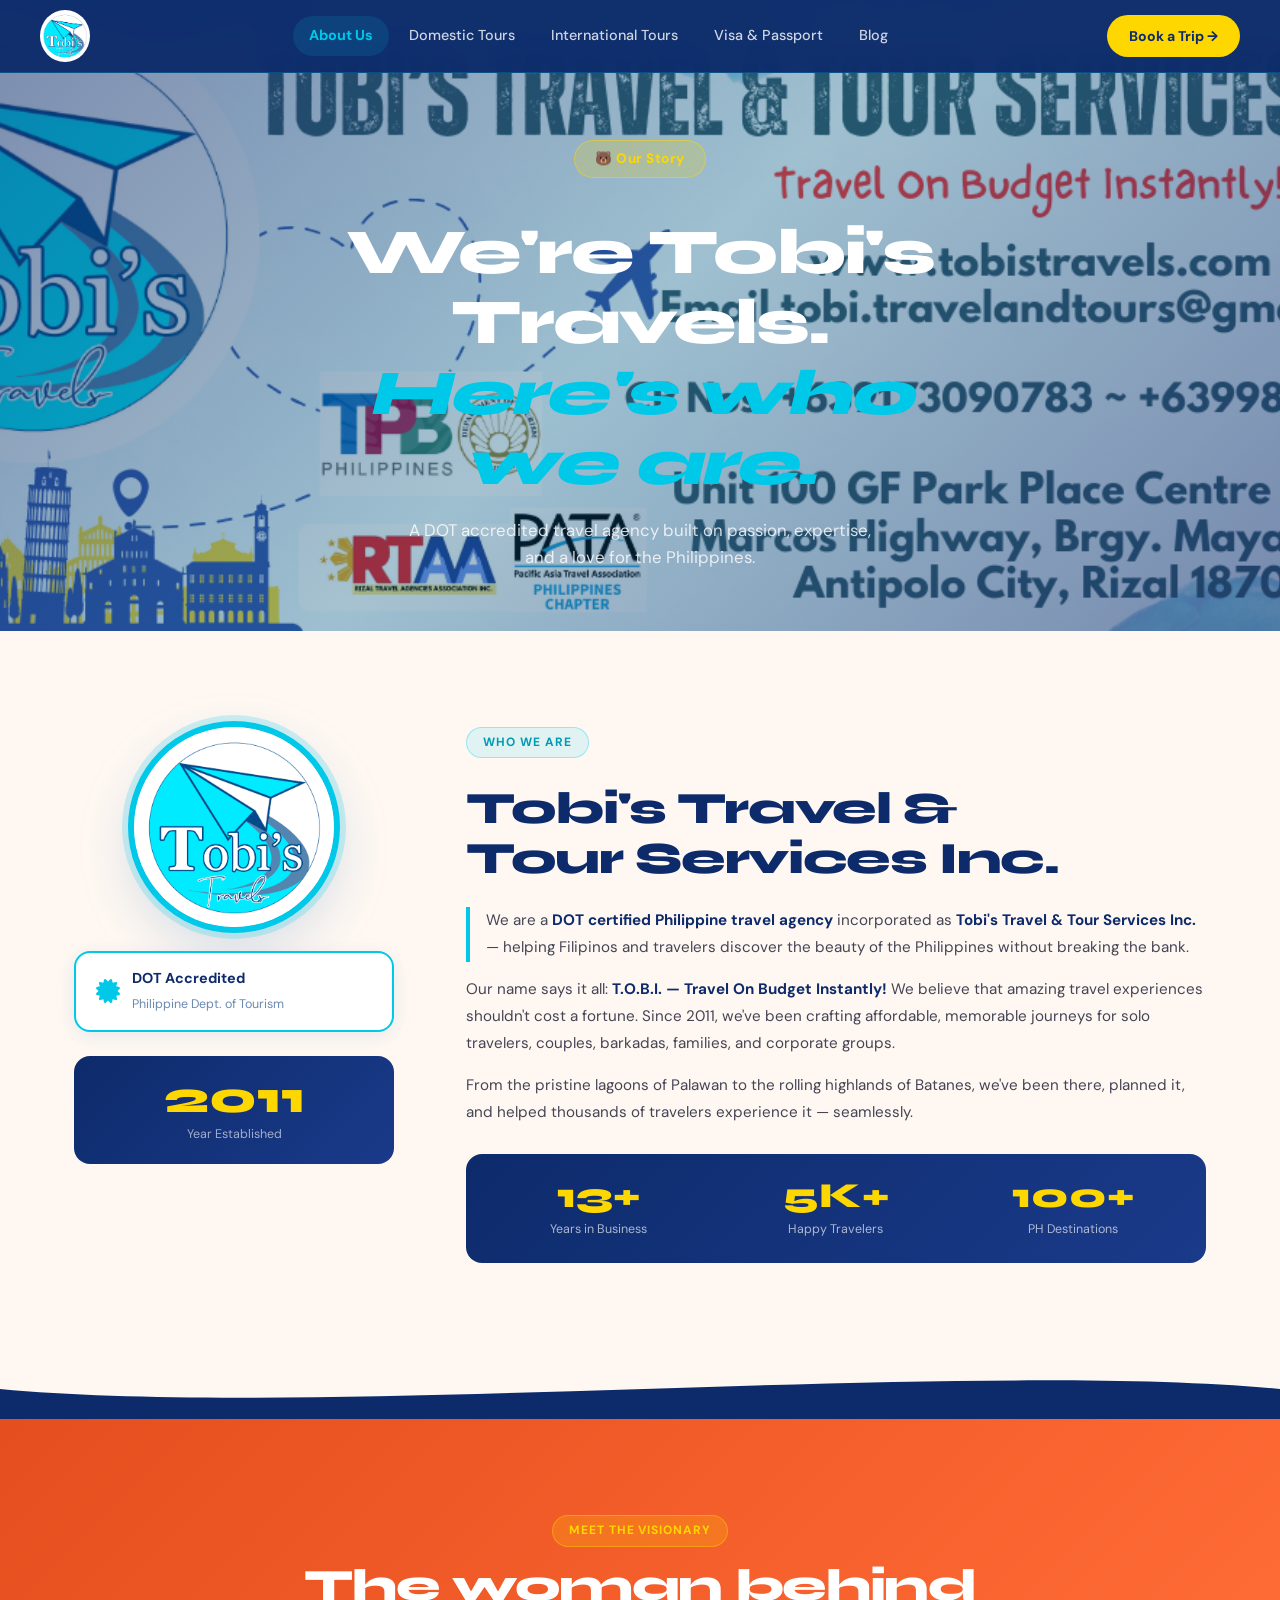
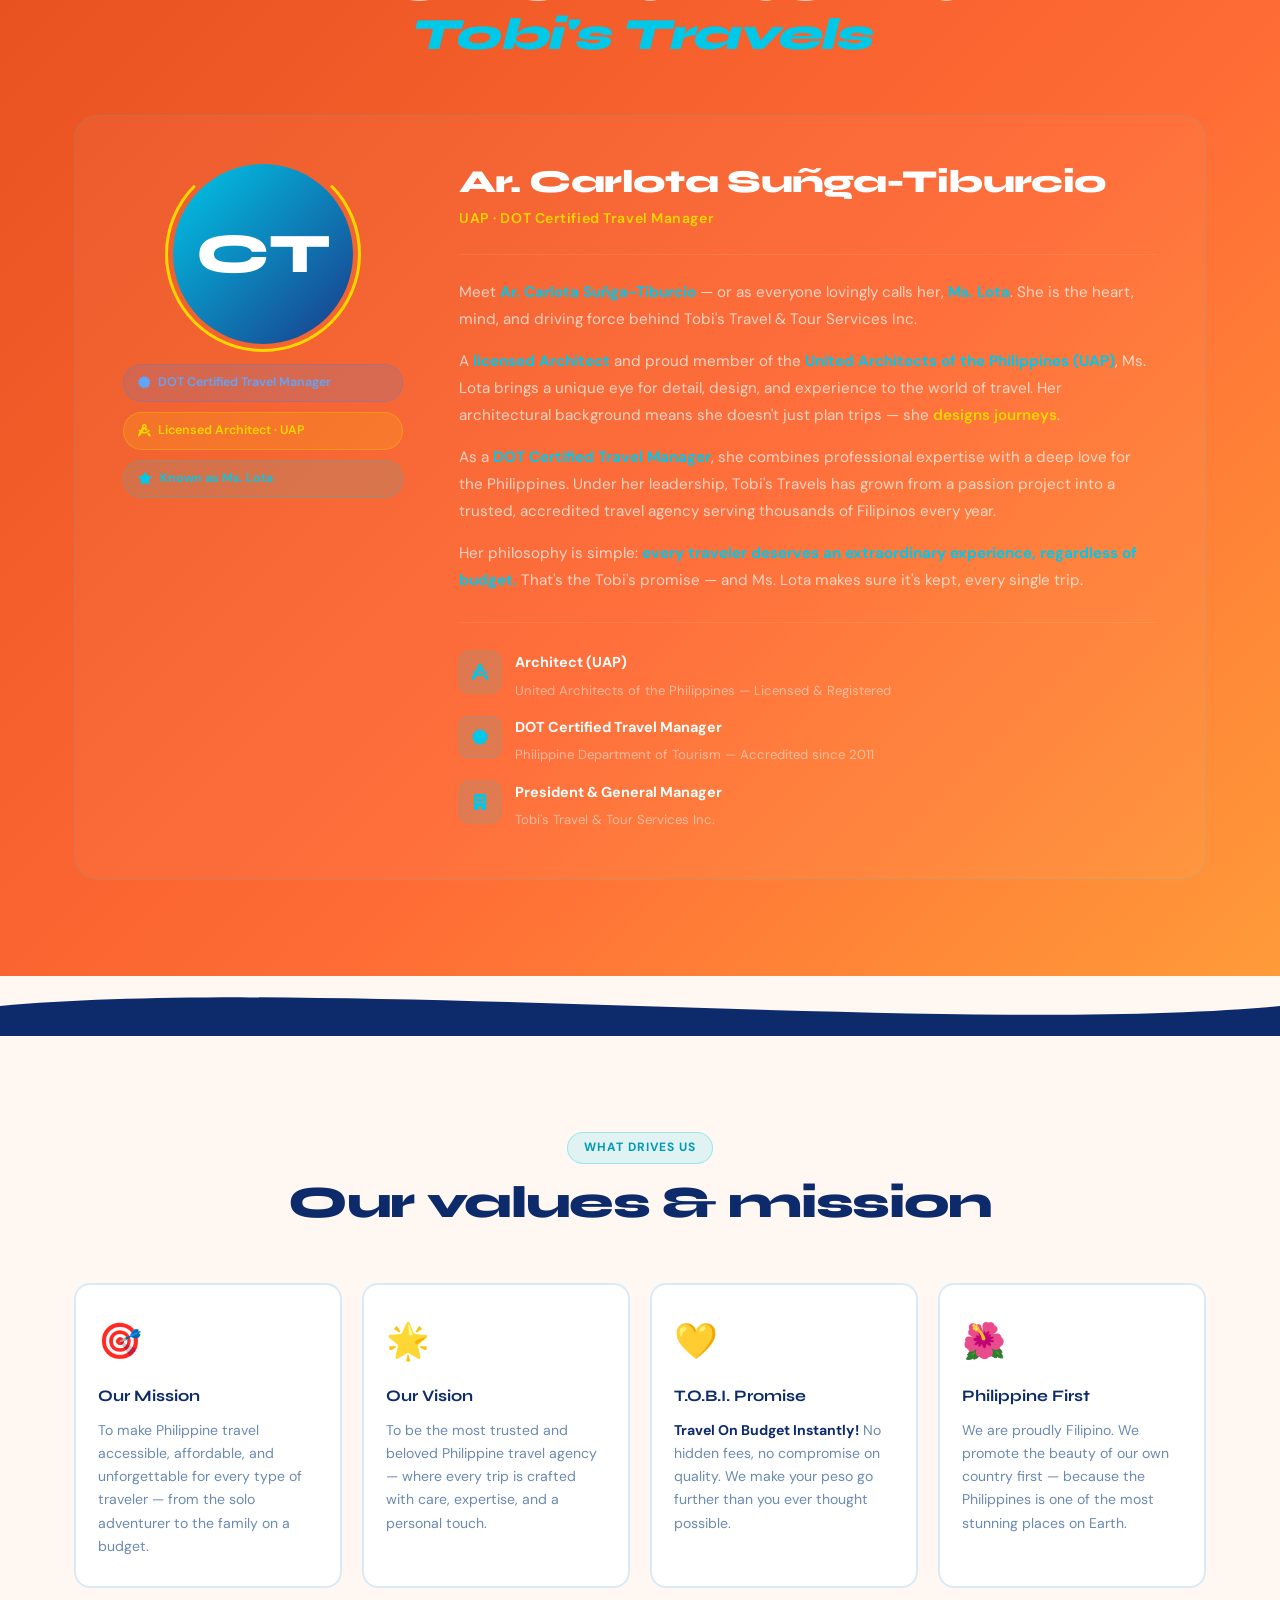
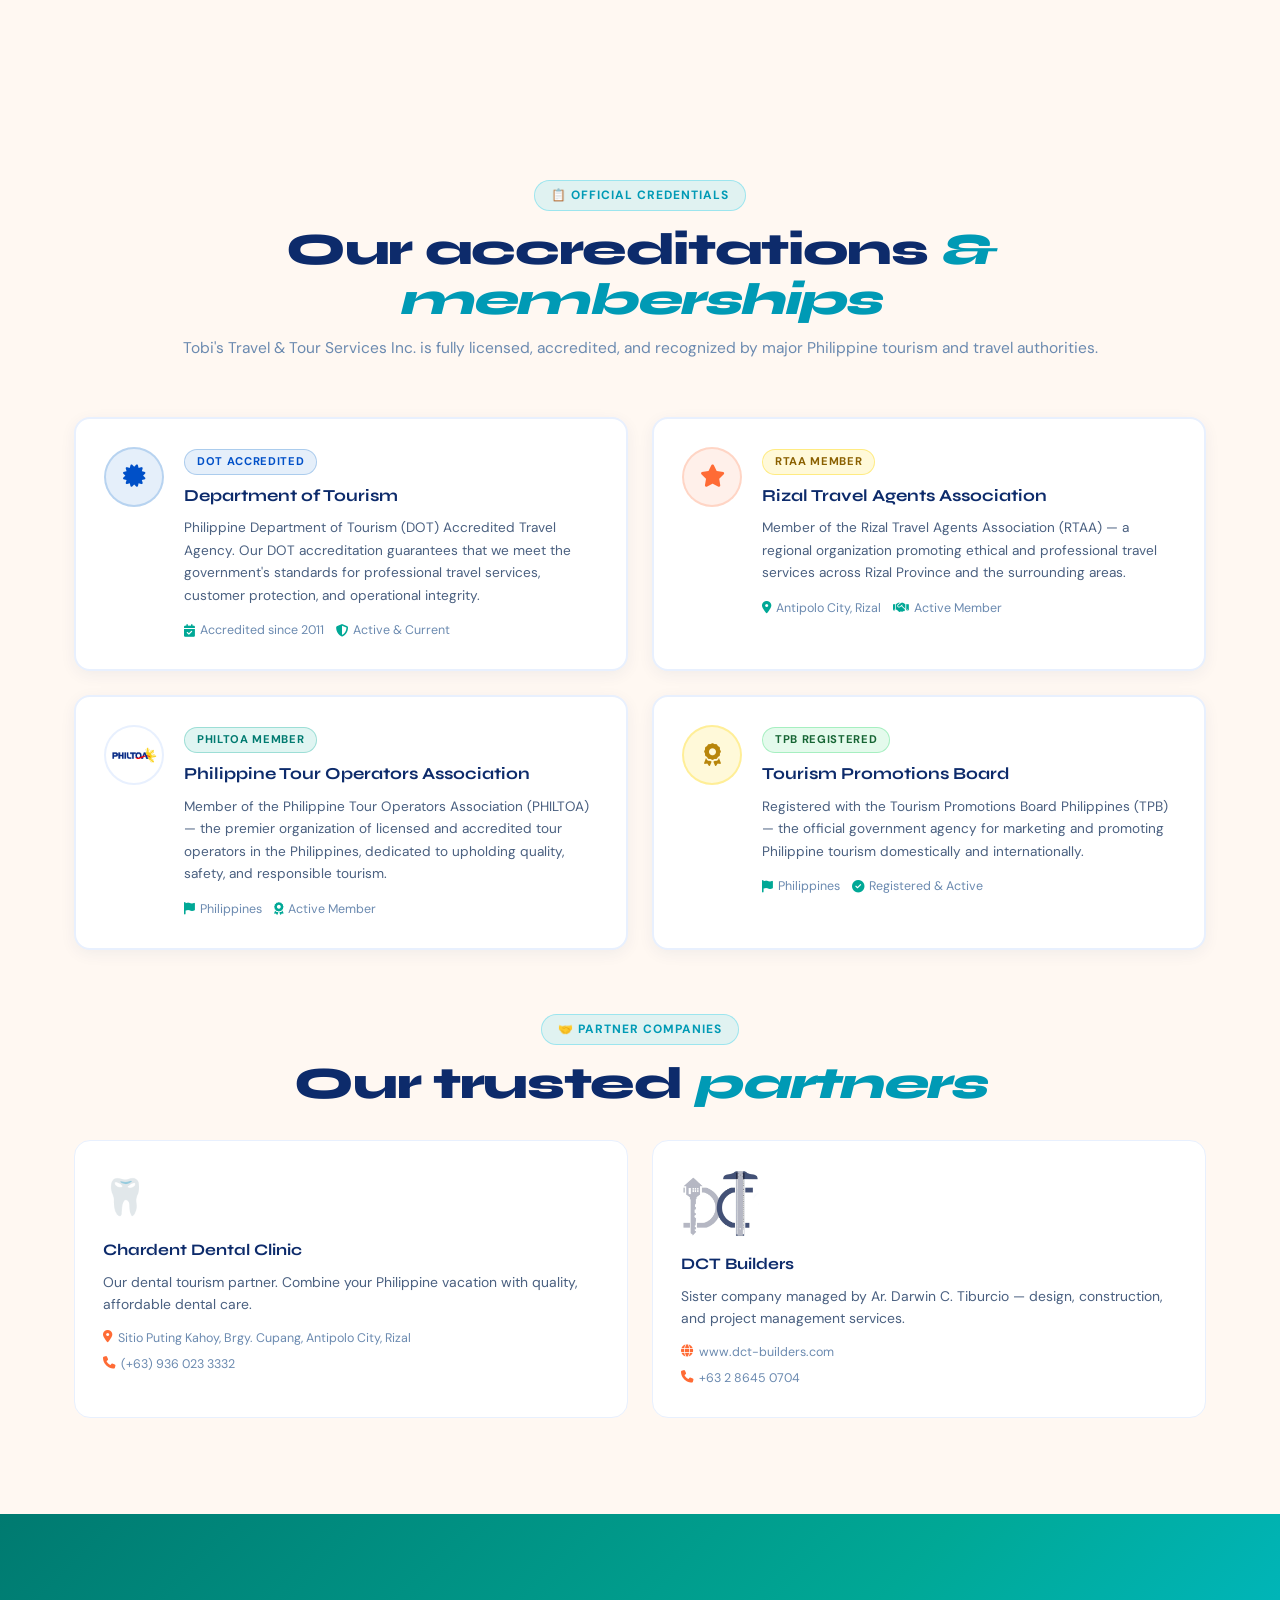
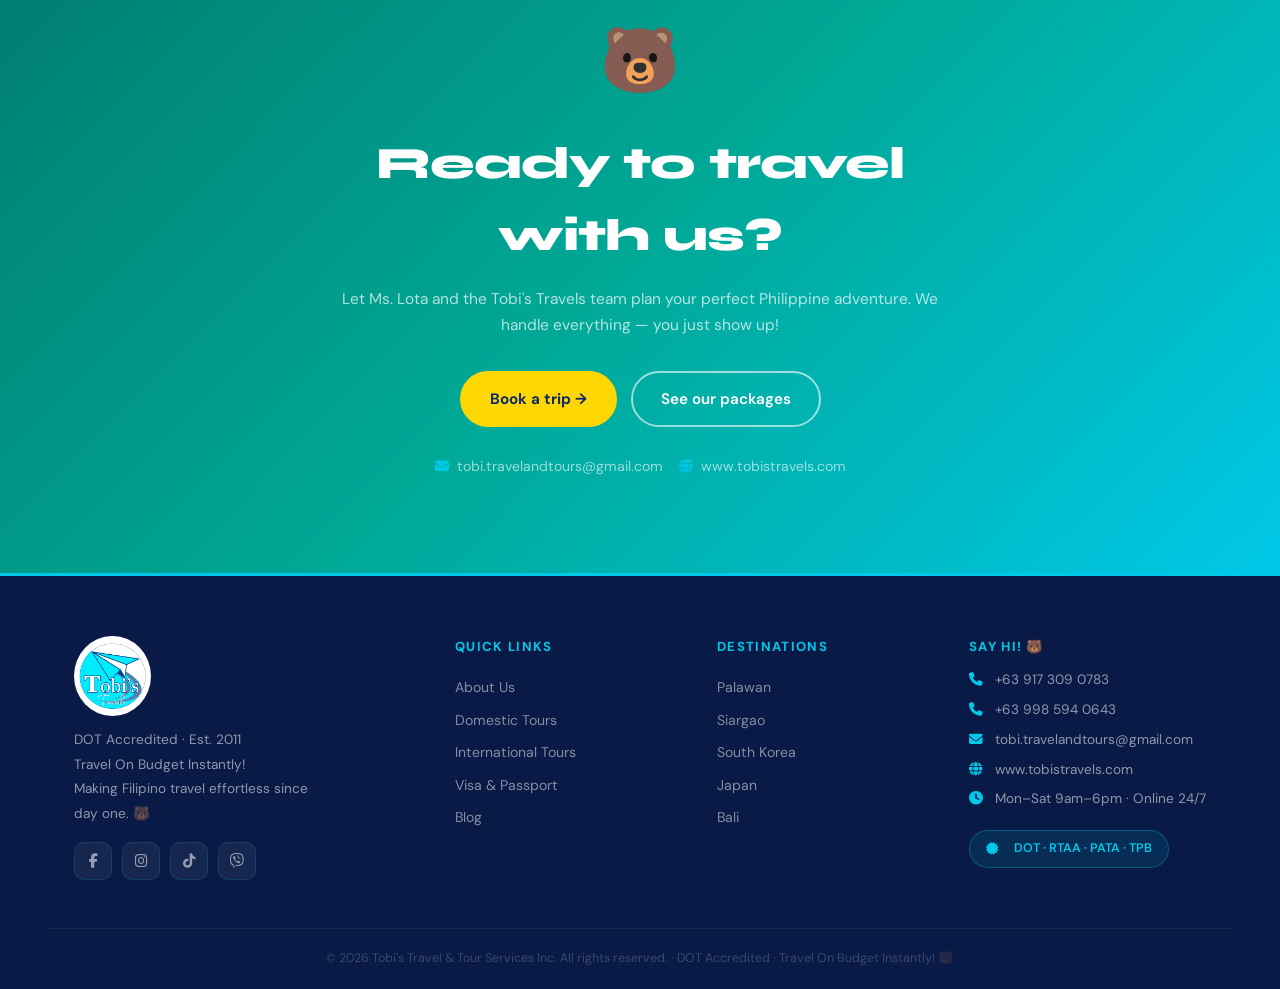
<file: about.html>
<!DOCTYPE html>
<html lang="en">
<head>
  <meta charset="UTF-8" />
  <meta name="viewport" content="width=device-width, initial-scale=1.0" />
  <title>About Us — Tobi's Travels</title>
  <link rel="stylesheet" href="style.css" />
  <link rel="stylesheet" href="about.css" />
  <link href="https://fonts.googleapis.com/css2?family=Syne:wght@700;800&family=DM+Sans:wght@300;400;500;600&family=Dancing+Script:wght@700&display=swap" rel="stylesheet" />
  <link rel="stylesheet" href="https://cdnjs.cloudflare.com/ajax/libs/font-awesome/6.5.0/css/all.min.css" />
</head>
<body>

  <!-- NAV -->
  <nav class="nav solid" id="nav">
    <a href="index.html" class="nav-logo">
      <img src="logo.png" alt="Tobi's Travels Logo" class="nav-logo-img" onerror="this.style.display='none';this.nextElementSibling.style.display='flex'" />
      <div class="nav-logo-fallback">
        <span class="plane-icon">✈</span>
        <div>
          <span class="logo-text-main">Tobi's</span>
          <span class="logo-text-sub">Travels</span>
        </div>
      </div>
    </a>
    <div class="nav-center">
      <a href="about.html" class="nav-active">About Us</a>
      <a href="tours.html">Domestic Tours</a>
      <a href="international.html">International Tours</a>
      <a href="visa.html">Visa & Passport</a>
      <a href="blog.html">Blog</a>
    </div>
    <a href="index.html#book" class="nav-book">Book a Trip →</a>
    <button class="burger" id="burger"><i class="fas fa-bars"></i></button>
  </nav>

  <!-- MOBILE DRAWER -->
  <div class="drawer" id="drawer">
    <button class="drawer-close" id="drawerClose"><i class="fas fa-xmark"></i></button>
    <div class="drawer-bear">🐻</div>
    <a href="about.html" class="drawer-link">About Us</a>
    <a href="tours.html" class="drawer-link">Domestic Tours</a>
    <a href="international.html" class="drawer-link">International Tours</a>
    <a href="visa.html" class="drawer-link">Visa & Passport</a>
    <a href="blog.html" class="drawer-link">Blog</a>
    <a href="index.html#book" class="drawer-link drawer-cta">Book a Trip →</a>
  </div>
  <div class="drawer-overlay" id="drawerOverlay"></div>

  <!-- ABOUT HERO -->
  <section class="about-hero">
    <div class="about-hero-bg"></div>
    <div class="about-hero-tint"></div>
    <div class="about-hero-content">
      <div class="pill">🐻 Our Story</div>
      <h1>We're Tobi's Travels.<br/><em>Here's who we are.</em></h1>
      <p>A DOT accredited travel agency built on passion, expertise, and a love for the Philippines.</p>
    </div>
  </section>

  <!-- COMPANY SECTION -->
  <section class="section about-company">
    <div class="wrap">
      <div class="about-grid">
        <div class="about-logo-col">
          <div class="about-logo-wrap">
            <img src="logo.png" alt="Tobi's Travels" class="about-logo-img" onerror="this.style.display='none';this.nextElementSibling.style.display='flex'" />
            <div class="about-logo-fallback">
              <span>✈</span>
              <div>
                <span class="logo-text-main">Tobi's</span>
                <span class="logo-text-sub">Travels</span>
              </div>
            </div>
          </div>
          <div class="about-dot-badge">
            <i class="fas fa-certificate"></i>
            <div>
              <strong>DOT Accredited</strong>
              <span>Philippine Dept. of Tourism</span>
            </div>
          </div>
          <div class="about-est">
            <span class="est-year">2011</span>
            <span class="est-label">Year Established</span>
          </div>
        </div>

        <div class="about-text-col">
          <span class="tag">Who We Are</span>
          <h2>Tobi's Travel &<br/>Tour Services Inc.</h2>
          <p class="about-lead">We are a <strong>DOT certified Philippine travel agency</strong> incorporated as <strong>Tobi's Travel & Tour Services Inc.</strong> — helping Filipinos and travelers discover the beauty of the Philippines without breaking the bank.</p>
          <p>Our name says it all: <strong>T.O.B.I. — Travel On Budget Instantly!</strong> We believe that amazing travel experiences shouldn't cost a fortune. Since 2011, we've been crafting affordable, memorable journeys for solo travelers, couples, barkadas, families, and corporate groups.</p>
          <p>From the pristine lagoons of Palawan to the rolling highlands of Batanes, we've been there, planned it, and helped thousands of travelers experience it — seamlessly.</p>

          <div class="about-stats">
            <div class="about-stat">
              <span class="as-num">13+</span>
              <span class="as-label">Years in Business</span>
            </div>
            <div class="about-stat">
              <span class="as-num">5K+</span>
              <span class="as-label">Happy Travelers</span>
            </div>
            <div class="about-stat">
              <span class="as-num">100+</span>
              <span class="as-label">PH Destinations</span>
            </div>
          </div>
        </div>
      </div>
    </div>
  </section>

  <!-- DIVIDER -->
  <div class="wave-divider">
    <svg viewBox="0 0 1200 80" preserveAspectRatio="none" xmlns="http://www.w3.org/2000/svg">
      <path d="M0,40 C300,80 900,0 1200,40 L1200,80 L0,80 Z" fill="#0d2b6b"/>
    </svg>
  </div>

  <!-- MANAGER SECTION -->
  <section class="section section-navy about-manager">
    <div class="wrap">
      <div class="sec-head sec-head-light">
        <span class="tag tag-yellow">Meet the Visionary</span>
        <h2>The woman behind<br/><em>Tobi's Travels</em></h2>
      </div>

      <div class="manager-card">
        <div class="manager-avatar-col">
          <div class="manager-avatar">
            <div class="manager-initials">CT</div>
            <div class="manager-badge-ring"></div>
          </div>
          <div class="manager-title-tags">
            <span class="mtag mtag-blue"><i class="fas fa-certificate"></i> DOT Certified Travel Manager</span>
            <span class="mtag mtag-yellow"><i class="fas fa-drafting-compass"></i> Licensed Architect · UAP</span>
            <span class="mtag mtag-cyan"><i class="fas fa-star"></i> Known as Ms. Lota</span>
          </div>
        </div>

        <div class="manager-info">
          <div class="manager-name-block">
            <h3>Ar. Carlota Suñga-Tiburcio</h3>
            <p class="manager-credential">UAP · DOT Certified Travel Manager</p>
          </div>

          <p class="manager-bio">
            Meet <strong>Ar. Carlota Suñga-Tiburcio</strong> — or as everyone lovingly calls her, <strong>Ms. Lota</strong>. She is the heart, mind, and driving force behind Tobi's Travel & Tour Services Inc.
          </p>
          <p class="manager-bio">
            A <strong>licensed Architect</strong> and proud member of the <strong>United Architects of the Philippines (UAP)</strong>, Ms. Lota brings a unique eye for detail, design, and experience to the world of travel. Her architectural background means she doesn't just plan trips — she <em>designs journeys</em>.
          </p>
          <p class="manager-bio">
            As a <strong>DOT Certified Travel Manager</strong>, she combines professional expertise with a deep love for the Philippines. Under her leadership, Tobi's Travels has grown from a passion project into a trusted, accredited travel agency serving thousands of Filipinos every year.
          </p>
          <p class="manager-bio">
            Her philosophy is simple: <strong>every traveler deserves an extraordinary experience, regardless of budget.</strong> That's the Tobi's promise — and Ms. Lota makes sure it's kept, every single trip.
          </p>

          <div class="manager-credentials">
            <div class="mc-item">
              <div class="mc-icon"><i class="fas fa-drafting-compass"></i></div>
              <div>
                <strong>Architect (UAP)</strong>
                <span>United Architects of the Philippines — Licensed & Registered</span>
              </div>
            </div>
            <div class="mc-item">
              <div class="mc-icon"><i class="fas fa-certificate"></i></div>
              <div>
                <strong>DOT Certified Travel Manager</strong>
                <span>Philippine Department of Tourism — Accredited since 2011</span>
              </div>
            </div>
            <div class="mc-item">
              <div class="mc-icon"><i class="fas fa-building"></i></div>
              <div>
                <strong>President & General Manager</strong>
                <span>Tobi's Travel & Tour Services Inc.</span>
              </div>
            </div>
          </div>
        </div>
      </div>
    </div>
  </section>

  <!-- WAVE BOTTOM -->
  <div class="wave-divider wave-flip">
    <svg viewBox="0 0 1200 80" preserveAspectRatio="none" xmlns="http://www.w3.org/2000/svg">
      <path d="M0,40 C300,0 900,80 1200,40 L1200,0 L0,0 Z" fill="#0d2b6b"/>
    </svg>
  </div>

  <!-- VALUES SECTION -->
  <section class="section about-values">
    <div class="wrap">
      <div class="sec-head">
        <span class="tag">What Drives Us</span>
        <h2>Our values &amp; mission</h2>
      </div>
      <div class="values-grid">
        <div class="value-card">
          <div class="value-icon">🎯</div>
          <h3>Our Mission</h3>
          <p>To make Philippine travel accessible, affordable, and unforgettable for every type of traveler — from the solo adventurer to the family on a budget.</p>
        </div>
        <div class="value-card">
          <div class="value-icon">🌟</div>
          <h3>Our Vision</h3>
          <p>To be the most trusted and beloved Philippine travel agency — where every trip is crafted with care, expertise, and a personal touch.</p>
        </div>
        <div class="value-card">
          <div class="value-icon">💛</div>
          <h3>T.O.B.I. Promise</h3>
          <p><strong>Travel On Budget Instantly!</strong> No hidden fees, no compromise on quality. We make your peso go further than you ever thought possible.</p>
        </div>
        <div class="value-card">
          <div class="value-icon">🌺</div>
          <h3>Philippine First</h3>
          <p>We are proudly Filipino. We promote the beauty of our own country first — because the Philippines is one of the most stunning places on Earth.</p>
        </div>
      </div>
    </div>
  </section>

  <!-- BUSINESS DOCUMENTS / ACCREDITATIONS -->
  <section class="section about-docs" id="accreditations">
    <div class="wrap">
      <div class="sec-head">
        <span class="tag">📋 Official Credentials</span>
        <h2>Our accreditations <em>&amp; memberships</em></h2>
        <p class="sec-desc">Tobi's Travel & Tour Services Inc. is fully licensed, accredited, and recognized by major Philippine tourism and travel authorities.</p>
      </div>
      <div class="docs-grid">

        <div class="doc-card doc-dot">
          <div class="doc-seal">
            <i class="fas fa-certificate"></i>
          </div>
          <div class="doc-info">
            <div class="doc-badge-tag">DOT Accredited</div>
            <h3>Department of Tourism</h3>
            <p class="doc-body">Philippine Department of Tourism (DOT) Accredited Travel Agency. Our DOT accreditation guarantees that we meet the government's standards for professional travel services, customer protection, and operational integrity.</p>
            <div class="doc-meta">
              <span><i class="fas fa-calendar-check"></i> Accredited since 2011</span>
              <span><i class="fas fa-shield-halved"></i> Active & Current</span>
            </div>
          </div>
        </div>

        <div class="doc-card doc-rtaa">
          <div class="doc-seal">
            <i class="fas fa-star"></i>
          </div>
          <div class="doc-info">
            <div class="doc-badge-tag doc-tag-yellow">RTAA Member</div>
            <h3>Rizal Travel Agents Association</h3>
            <p class="doc-body">Member of the Rizal Travel Agents Association (RTAA) — a regional organization promoting ethical and professional travel services across Rizal Province and the surrounding areas.</p>
            <div class="doc-meta">
              <span><i class="fas fa-map-marker-alt"></i> Antipolo City, Rizal</span>
              <span><i class="fas fa-handshake"></i> Active Member</span>
            </div>
          </div>
        </div>

        <div class="doc-card doc-philtoa">
          <div class="doc-seal doc-seal-img">
            <img src="philtoa1.png" alt="PHILTOA" class="doc-org-logo" onerror="this.style.display='none';this.nextElementSibling.style.display='flex'" />
            <i class="fas fa-sun" style="display:none"></i>
          </div>
          <div class="doc-info">
            <div class="doc-badge-tag doc-tag-cyan">PHILTOA Member</div>
            <h3>Philippine Tour Operators Association</h3>
            <p class="doc-body">Member of the Philippine Tour Operators Association (PHILTOA) — the premier organization of licensed and accredited tour operators in the Philippines, dedicated to upholding quality, safety, and responsible tourism.</p>
            <div class="doc-meta">
              <span><i class="fas fa-flag"></i> Philippines</span>
              <span><i class="fas fa-award"></i> Active Member</span>
            </div>
          </div>
        </div>

        <div class="doc-card doc-tpb">
          <div class="doc-seal">
            <i class="fas fa-award"></i>
          </div>
          <div class="doc-info">
            <div class="doc-badge-tag doc-tag-green">TPB Registered</div>
            <h3>Tourism Promotions Board</h3>
            <p class="doc-body">Registered with the Tourism Promotions Board Philippines (TPB) — the official government agency for marketing and promoting Philippine tourism domestically and internationally.</p>
            <div class="doc-meta">
              <span><i class="fas fa-flag"></i> Philippines</span>
              <span><i class="fas fa-check-circle"></i> Registered & Active</span>
            </div>
          </div>
        </div>

      </div>

      <!-- PARTNERS -->
      <div class="sec-head" style="margin-top:64px;margin-bottom:32px">
        <span class="tag">🤝 Partner Companies</span>
        <h2>Our trusted <em>partners</em></h2>
      </div>
      <div class="partners-grid">
        <div class="partner-card">
          <div class="partner-icon">🦷</div>
          <h3>Chardent Dental Clinic</h3>
          <p>Our dental tourism partner. Combine your Philippine vacation with quality, affordable dental care.</p>
          <div class="partner-details">
            <span><i class="fas fa-map-marker-alt"></i> Sitio Puting Kahoy, Brgy. Cupang, Antipolo City, Rizal</span>
            <span><i class="fas fa-phone"></i> (+63) 936 023 3332</span>
          </div>
        </div>
        <div class="partner-card">
          <div class="partner-logo-wrap">
            <img src="dct-logo.png" alt="DCT Builders" class="partner-logo-img" onerror="this.style.display='none';this.nextElementSibling.style.display='block'" />
            <div class="partner-icon" style="display:none">🏗️</div>
          </div>
          <h3>DCT Builders</h3>
          <p>Sister company managed by Ar. Darwin C. Tiburcio — design, construction, and project management services.</p>
          <div class="partner-details">
            <span><i class="fas fa-globe"></i> www.dct-builders.com</span>
            <span><i class="fas fa-phone"></i> +63 2 8645 0704</span>
          </div>
        </div>
      </div>
    </div>
  </section>

  <!-- CTA -->
  <section class="section section-blue about-cta">
    <div class="wrap">
      <div class="cta-inner">
        <div class="cta-bear">🐻</div>
        <h2>Ready to travel with us?</h2>
        <p>Let Ms. Lota and the Tobi's Travels team plan your perfect Philippine adventure. We handle everything — you just show up!</p>
        <div class="cta-btns">
          <a href="index.html#book" class="btn-yellow">Book a trip →</a>
          <a href="index.html#destinations" class="btn-ghost">See our packages</a>
        </div>
        <div class="cta-contact">
          <a href="mailto:tobi.travelandtours@gmail.com"><i class="fas fa-envelope"></i> tobi.travelandtours@gmail.com</a>
          <a href="https://www.tobistravels.com"><i class="fas fa-globe"></i> www.tobistravels.com</a>
        </div>
      </div>
    </div>
  </section>

  <!-- FOOTER -->
  <footer class="footer">
    <div class="wrap footer-inner">
      <div class="footer-left">
        <img src="logo.png" alt="Tobi's Travels" class="footer-logo-img" onerror="this.style.display='none';this.nextElementSibling.style.display='block'" />
        <div class="footer-logo-fallback">
          <span class="footer-logo-text">Tobi's <span>Travels</span></span>
        </div>
        <p>DOT Accredited · Est. 2011<br/>Travel On Budget Instantly!<br/>Making Filipino travel effortless since day one. 🐻</p>
        <div class="footer-social">
          <a href="#" aria-label="Facebook"><i class="fab fa-facebook-f"></i></a>
          <a href="#" aria-label="Instagram"><i class="fab fa-instagram"></i></a>
          <a href="#" aria-label="TikTok"><i class="fab fa-tiktok"></i></a>
          <a href="#" aria-label="Viber"><i class="fab fa-viber"></i></a>
        </div>
      </div>
      <div class="footer-links">
        <h4>Quick Links</h4>
        <a href="about.html">About Us</a>
        <a href="tours.html">Domestic Tours</a>
        <a href="international.html">International Tours</a>
        <a href="visa.html">Visa & Passport</a>
        <a href="blog.html">Blog</a>
      </div>
      <div class="footer-links">
        <h4>Destinations</h4>
        <a href="tours.html">Palawan</a>
        <a href="tours.html">Siargao</a>
        <a href="international.html">South Korea</a>
        <a href="international.html">Japan</a>
        <a href="international.html">Bali</a>
      </div>
      <div class="footer-contact">
        <h4>Say Hi! 🐻</h4>
        <p><i class="fas fa-phone"></i> +63 917 309 0783</p>
        <p><i class="fas fa-phone"></i> +63 998 594 0643</p>
        <p><i class="fas fa-envelope"></i> tobi.travelandtours@gmail.com</p>
        <p><i class="fas fa-globe"></i> www.tobistravels.com</p>
        <p><i class="fas fa-clock"></i> Mon–Sat 9am–6pm · Online 24/7</p>
        <div class="dot-badge"><i class="fas fa-certificate"></i> DOT · RTAA · PATA · TPB</div>
      </div>
    </div>
    <div class="footer-bottom">
      <p>© 2026 Tobi's Travel & Tour Services Inc. All rights reserved. · DOT Accredited · Travel On Budget Instantly! 🐻</p>
    </div>
  </footer>

  <script src="about.js"></script>
</body>
</html>
</file>
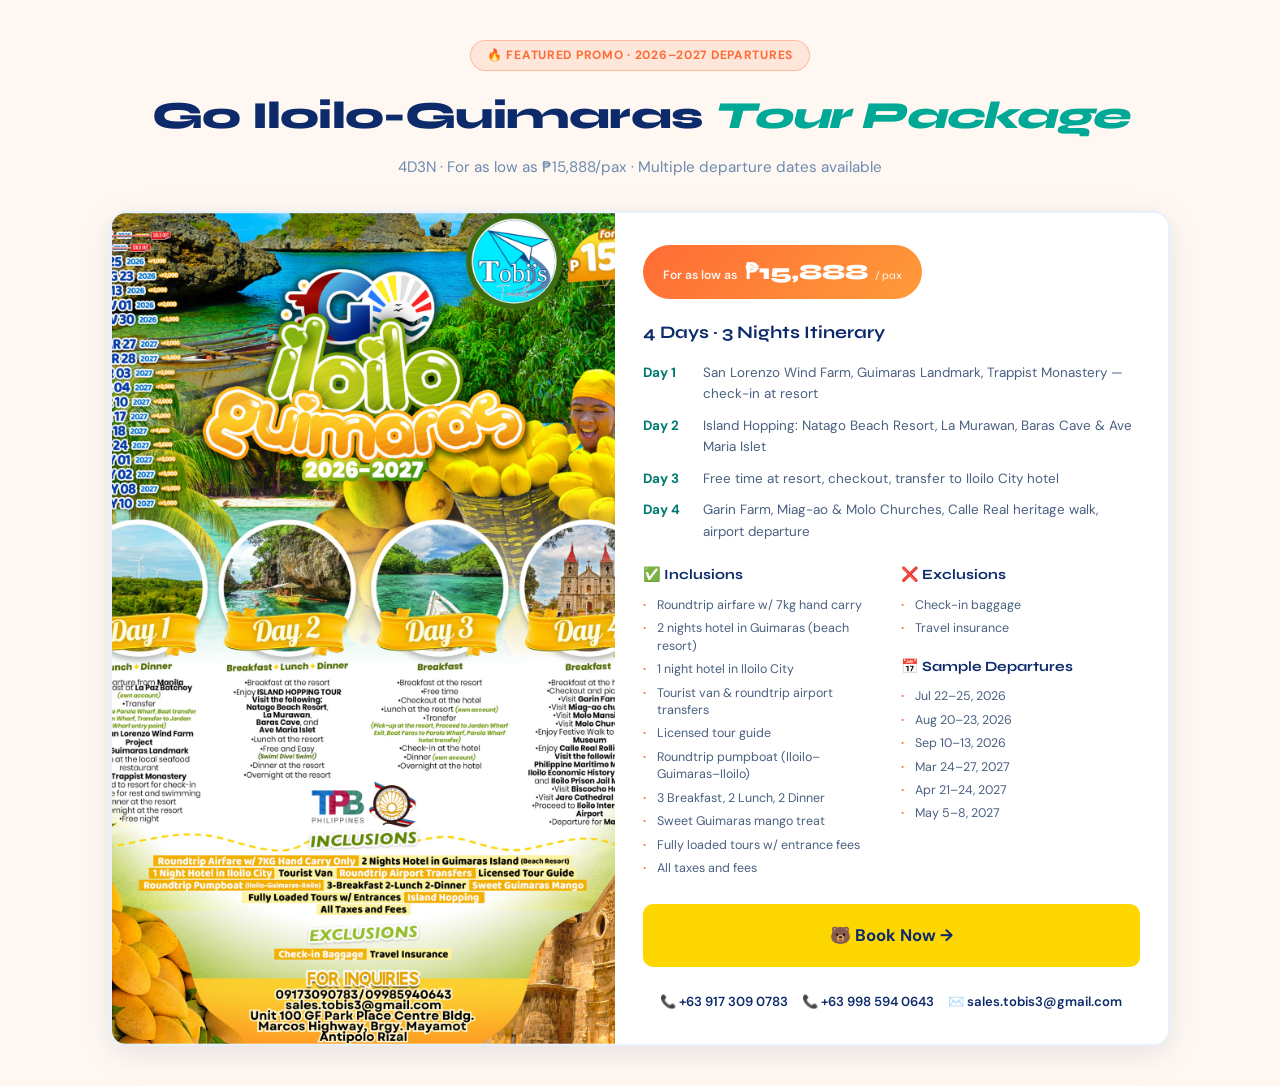
<file: iloilo-guimaras-embed.html>
<!DOCTYPE html>
<html lang="en">
<head>
<meta charset="UTF-8" />
<meta name="viewport" content="width=device-width, initial-scale=1.0" />
<title>Go Iloilo-Guimaras Tour Package — Tobi's Travels</title>
<link href="https://fonts.googleapis.com/css2?family=Syne:wght@700;800&family=DM+Sans:wght@300;400;500;600&display=swap" rel="stylesheet" />
<style>
  * { box-sizing: border-box; margin: 0; padding: 0; }
  body { font-family: 'DM Sans', Arial, sans-serif; background: #fff8f2; color: #0d2b6b; line-height: 1.6; }

  .tg-wrap { max-width: 1100px; margin: 0 auto; padding: 40px 20px; }

  .tg-tag {
    display: inline-block;
    background: rgba(255,107,53,.12);
    color: #ff6b35;
    border: 1px solid rgba(255,107,53,.35);
    padding: 5px 16px; border-radius: 50px;
    font-size: .75rem; font-weight: 700;
    letter-spacing: .06em; text-transform: uppercase; margin-bottom: 14px;
  }
  .tg-head { text-align: center; margin-bottom: 32px; }
  .tg-head h2 {
    font-family: 'Syne', sans-serif;
    font-size: clamp(1.6rem, 4vw, 2.4rem);
    font-weight: 800; letter-spacing: -.02em;
    color: #0d2b6b; margin-bottom: 8px;
  }
  .tg-head h2 em { color: #00a896; font-style: italic; }
  .tg-head p { color: #6b8ab0; font-size: .95rem; }

  .tg-card {
    display: grid; grid-template-columns: 1fr 1.1fr;
    background: #fff; border-radius: 16px; overflow: hidden;
    border: 2px solid #e8f0fe; box-shadow: 0 8px 32px rgba(13,43,107,.1);
  }
  .tg-poster { position: relative; background: #f0f0f0; min-height: 100%; }
  .tg-poster img { width: 100%; height: 100%; object-fit: cover; display: block; }

  .tg-details { padding: 32px 28px; display: flex; flex-direction: column; }

  .tg-price-box {
    display: inline-flex; align-items: baseline; gap: 8px;
    background: linear-gradient(135deg, #ff6b35 0%, #ff9b39 100%);
    color: #fff; padding: 10px 20px; border-radius: 50px;
    width: fit-content; margin-bottom: 20px;
  }
  .tg-price-label { font-size: .76rem; font-weight: 600; opacity: .9; }
  .tg-price { font-family: 'Syne', sans-serif; font-size: 1.35rem; font-weight: 800; }
  .tg-price small { font-size: .68rem; font-weight: 500; opacity: .85; }

  .tg-details h3 {
    font-family: 'Syne', sans-serif; font-size: 1.1rem; font-weight: 700;
    color: #0d2b6b; margin-bottom: 14px;
  }

  .tg-days { display: flex; flex-direction: column; gap: 10px; margin-bottom: 22px; }
  .tg-day { display: flex; gap: 12px; font-size: .84rem; }
  .tg-day strong { color: #007a70; flex-shrink: 0; min-width: 48px; }
  .tg-day span { color: #4a6080; }

  .tg-incl-excl { display: grid; grid-template-columns: 1fr 1fr; gap: 20px; margin-bottom: 26px; }
  .tg-col h4 { font-family: 'Syne', sans-serif; font-size: .88rem; font-weight: 700; color: #0d2b6b; margin-bottom: 10px; }
  .tg-col ul { list-style: none; display: flex; flex-direction: column; gap: 6px; }
  .tg-col ul li { font-size: .78rem; color: #4a6080; padding-left: 14px; position: relative; line-height: 1.4; }
  .tg-col ul li::before { content: '·'; position: absolute; left: 0; color: #ff6b35; font-weight: 700; }

  .tg-book-btn {
    margin-top: auto; display: inline-flex; align-items: center; justify-content: center; gap: 8px;
    background: #ffd700; color: #0d2b6b;
    padding: 16px; border-radius: 10px;
    font-weight: 700; font-size: 1.05rem;
    text-decoration: none; border: 2px solid #ffd700;
    transition: all .25s ease; cursor: pointer;
  }
  .tg-book-btn:hover { background: #e6c200; transform: translateY(-2px); box-shadow: 0 8px 24px rgba(255,215,0,.4); }

  .tg-contact {
    display: flex; flex-wrap: wrap; gap: 14px; justify-content: center;
    margin-top: 24px; font-size: .82rem; color: #4a6080;
  }
  .tg-contact a { color: #0d2b6b; text-decoration: none; font-weight: 600; }
  .tg-contact a:hover { color: #ff6b35; }

  @media (max-width: 860px) {
    .tg-card { grid-template-columns: 1fr; }
    .tg-poster { min-height: 320px; }
    .tg-incl-excl { grid-template-columns: 1fr; }
  }
</style>
</head>
<body>

<div class="tg-wrap">

  <div class="tg-head">
    <span class="tg-tag">🔥 Featured Promo · 2026–2027 Departures</span>
    <h2>Go Iloilo-Guimaras <em>Tour Package</em></h2>
    <p>4D3N · For as low as ₱15,888/pax · Multiple departure dates available</p>
  </div>

  <div class="tg-card">
    <div class="tg-poster">
      <img src="iloilo-guimaras-poster.png" alt="Iloilo-Guimaras Tour Package 2026-2027" />
    </div>

    <div class="tg-details">
      <div class="tg-price-box">
        <span class="tg-price-label">For as low as</span>
        <span class="tg-price">₱15,888 <small>/ pax</small></span>
      </div>

      <h3>4 Days · 3 Nights Itinerary</h3>
      <div class="tg-days">
        <div class="tg-day">
          <strong>Day 1</strong>
          <span>San Lorenzo Wind Farm, Guimaras Landmark, Trappist Monastery — check-in at resort</span>
        </div>
        <div class="tg-day">
          <strong>Day 2</strong>
          <span>Island Hopping: Natago Beach Resort, La Murawan, Baras Cave & Ave Maria Islet</span>
        </div>
        <div class="tg-day">
          <strong>Day 3</strong>
          <span>Free time at resort, checkout, transfer to Iloilo City hotel</span>
        </div>
        <div class="tg-day">
          <strong>Day 4</strong>
          <span>Garin Farm, Miag-ao & Molo Churches, Calle Real heritage walk, airport departure</span>
        </div>
      </div>

      <div class="tg-incl-excl">
        <div class="tg-col">
          <h4>✅ Inclusions</h4>
          <ul>
            <li>Roundtrip airfare w/ 7kg hand carry</li>
            <li>2 nights hotel in Guimaras (beach resort)</li>
            <li>1 night hotel in Iloilo City</li>
            <li>Tourist van & roundtrip airport transfers</li>
            <li>Licensed tour guide</li>
            <li>Roundtrip pumpboat (Iloilo–Guimaras–Iloilo)</li>
            <li>3 Breakfast, 2 Lunch, 2 Dinner</li>
            <li>Sweet Guimaras mango treat</li>
            <li>Fully loaded tours w/ entrance fees</li>
            <li>All taxes and fees</li>
          </ul>
        </div>
        <div class="tg-col">
          <h4>❌ Exclusions</h4>
          <ul>
            <li>Check-in baggage</li>
            <li>Travel insurance</li>
          </ul>
          <h4 style="margin-top:18px">📅 Sample Departures</h4>
          <ul>
            <li>Jul 22–25, 2026</li>
            <li>Aug 20–23, 2026</li>
            <li>Sep 10–13, 2026</li>
            <li>Mar 24–27, 2027</li>
            <li>Apr 21–24, 2027</li>
            <li>May 5–8, 2027</li>
          </ul>
        </div>
      </div>

      <a href="https://wa.me/639173090783?text=Hi%20Tobi's%20Travels!%20I'm%20interested%20in%20the%20Iloilo-Guimaras%20Tour%20Package." target="_blank" class="tg-book-btn">🐻 Book Now →</a>

      <div class="tg-contact">
        <a href="tel:+639173090783">📞 +63 917 309 0783</a>
        <a href="tel:+639985940643">📞 +63 998 594 0643</a>
        <a href="mailto:sales.tobis3@gmail.com">✉️ sales.tobis3@gmail.com</a>
      </div>
    </div>
  </div>

</div>

</body>
</html>
</file>
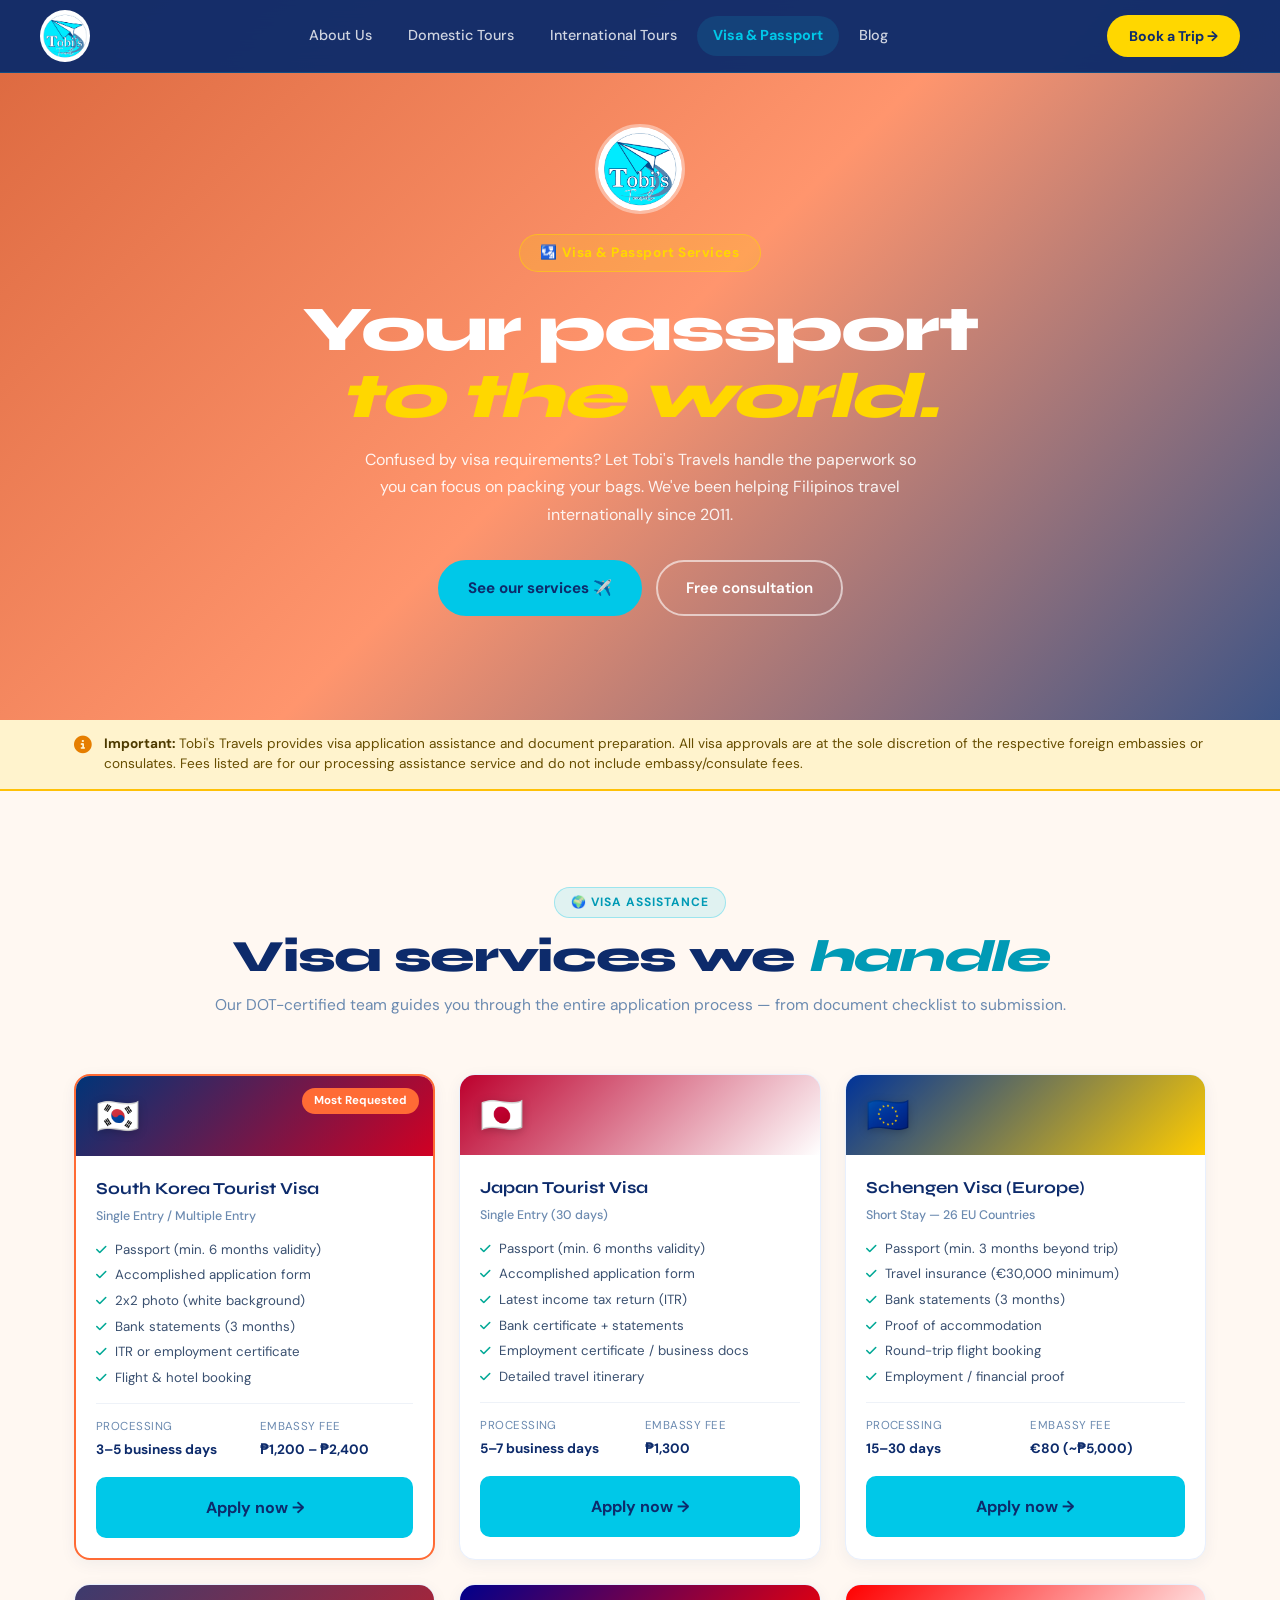
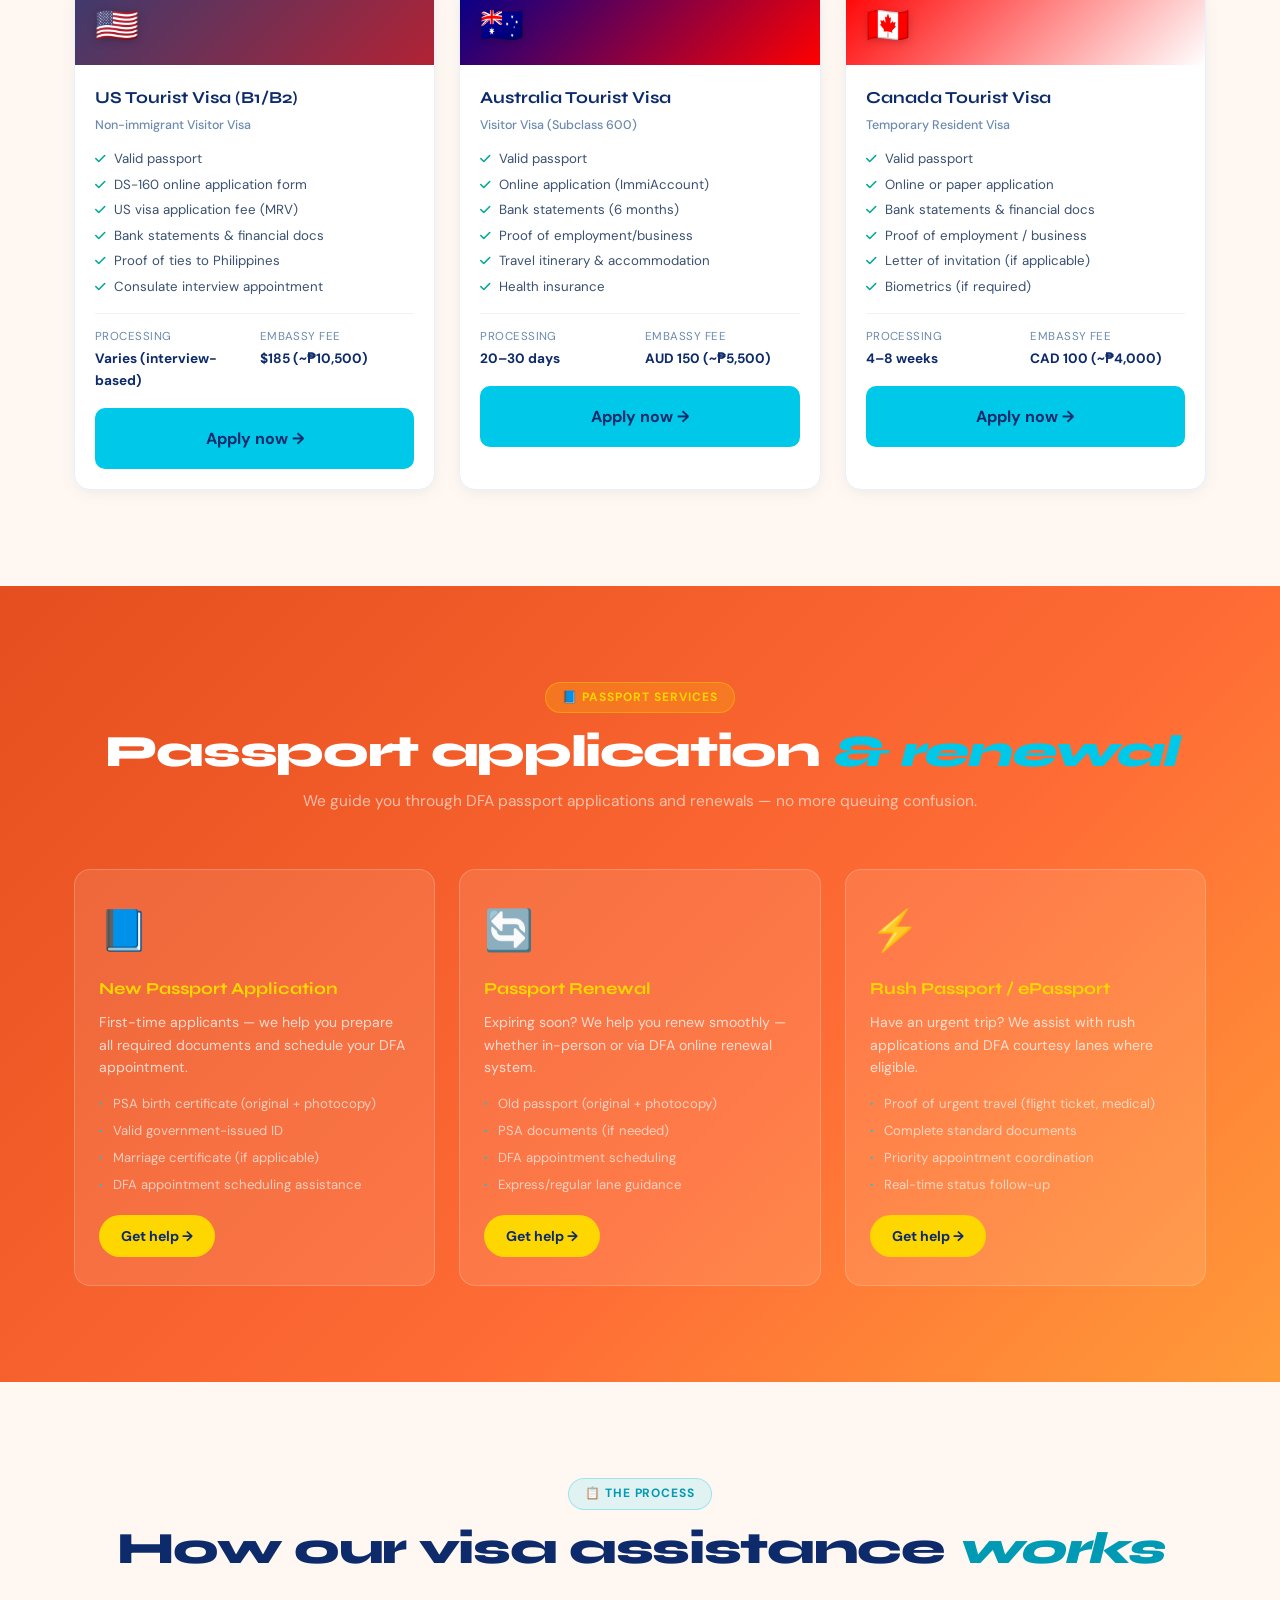
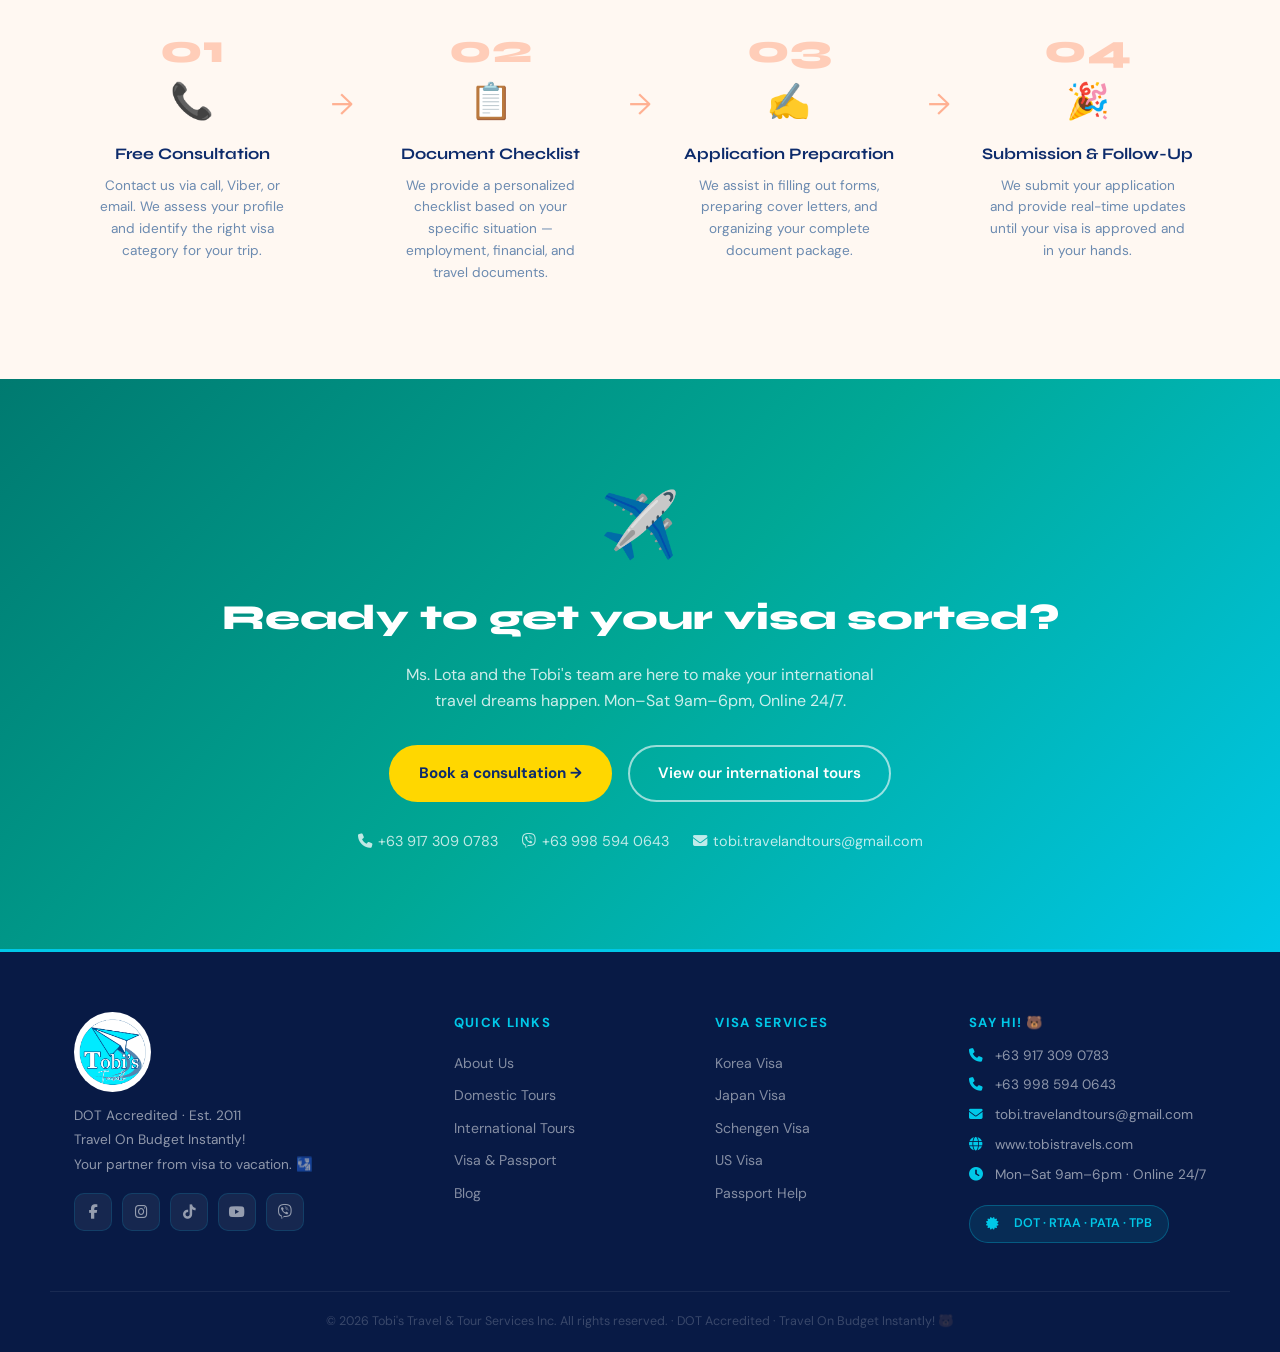
<file: visa.html>
<!DOCTYPE html>
<html lang="en">
<head>
  <meta charset="UTF-8" />
  <meta name="viewport" content="width=device-width, initial-scale=1.0" />
  <title>Visa & Passport Assistance — Tobi's Travels</title>
  <link rel="stylesheet" href="style.css" />
  <link rel="stylesheet" href="visa.css" />
  <link href="https://fonts.googleapis.com/css2?family=Syne:wght@700;800&family=DM+Sans:wght@300;400;500;600&family=Dancing+Script:wght@700&display=swap" rel="stylesheet" />
  <link rel="stylesheet" href="https://cdnjs.cloudflare.com/ajax/libs/font-awesome/6.5.0/css/all.min.css" />
</head>
<body>

  <!-- NAV -->
  <nav class="nav solid" id="nav">
    <a href="index.html" class="nav-logo">
      <img src="logo.png" alt="Tobi's Travels" class="nav-logo-img" onerror="this.style.display='none';this.nextElementSibling.style.display='flex'" />
      <div class="nav-logo-fallback">
        <span class="plane-icon">✈</span>
        <div><span class="logo-text-main">Tobi's</span><span class="logo-text-sub">Travels</span></div>
      </div>
    </a>
    <div class="nav-center">
      <a href="about.html">About Us</a>
      <a href="tours.html">Domestic Tours</a>
      <a href="international.html">International Tours</a>
      <a href="visa.html" class="nav-active">Visa & Passport</a>
      <a href="blog.html">Blog</a>
    </div>
    <a href="index.html#book" class="nav-book">Book a Trip →</a>
    <button class="burger" id="burger"><i class="fas fa-bars"></i></button>
  </nav>

  <!-- MOBILE DRAWER -->
  <div class="drawer" id="drawer">
    <button class="drawer-close" id="drawerClose"><i class="fas fa-xmark"></i></button>
    <div class="drawer-bear">🛂</div>
    <a href="about.html" class="drawer-link">About Us</a>
    <a href="tours.html" class="drawer-link">Domestic Tours</a>
    <a href="international.html" class="drawer-link">International Tours</a>
    <a href="visa.html" class="drawer-link">Visa & Passport</a>
    <a href="blog.html" class="drawer-link">Blog</a>
    <a href="index.html#book" class="drawer-link drawer-cta">Book a Trip →</a>
  </div>
  <div class="drawer-overlay" id="drawerOverlay"></div>

  <!-- HERO -->
  <section class="visa-hero">
    <div class="visa-hero-bg"></div>
    <div class="visa-hero-tint"></div>
    <div class="visa-hero-content">
      <img src="logo.png" alt="Tobi's Travels" class="visa-logo" onerror="this.style.display='none'" />
      <div class="pill">🛂 Visa & Passport Services</div>
      <h1>Your passport <em>to the world.</em></h1>
      <p>Confused by visa requirements? Let Tobi's Travels handle the paperwork so you can focus on packing your bags. We've been helping Filipinos travel internationally since 2011.</p>
      <div class="hero-actions">
        <a href="#services" class="btn-solid">See our services ✈️</a>
        <a href="index.html#book" class="btn-ghost">Free consultation</a>
      </div>
    </div>
  </section>

  <!-- IMPORTANT NOTICE -->
  <div class="visa-notice">
    <div class="wrap">
      <div class="vn-inner">
        <i class="fas fa-circle-info"></i>
        <p><strong>Important:</strong> Tobi's Travels provides visa application assistance and document preparation. All visa approvals are at the sole discretion of the respective foreign embassies or consulates. Fees listed are for our processing assistance service and do not include embassy/consulate fees.</p>
      </div>
    </div>
  </div>

  <!-- VISA SERVICES -->
  <section class="section" id="services">
    <div class="wrap">
      <div class="sec-head">
        <span class="tag">🌍 visa assistance</span>
        <h2>Visa services we <em>handle</em></h2>
        <p class="sec-desc">Our DOT-certified team guides you through the entire application process — from document checklist to submission.</p>
      </div>

      <div class="visa-grid">

        <!-- KOREA -->
        <div class="visa-card visa-popular">
          <div class="visa-card-header" style="background:linear-gradient(135deg,#003478,#d10023)">
            <span class="visa-flag">🇰🇷</span>
            <div class="visa-badge-popular">Most Requested</div>
          </div>
          <div class="visa-card-body">
            <h3>South Korea Tourist Visa</h3>
            <p class="visa-type">Single Entry / Multiple Entry</p>
            <ul class="visa-reqs">
              <li><i class="fas fa-check"></i> Passport (min. 6 months validity)</li>
              <li><i class="fas fa-check"></i> Accomplished application form</li>
              <li><i class="fas fa-check"></i> 2x2 photo (white background)</li>
              <li><i class="fas fa-check"></i> Bank statements (3 months)</li>
              <li><i class="fas fa-check"></i> ITR or employment certificate</li>
              <li><i class="fas fa-check"></i> Flight & hotel booking</li>
            </ul>
            <div class="visa-info-row">
              <div class="visa-info-item"><span>Processing</span><strong>3–5 business days</strong></div>
              <div class="visa-info-item"><span>Embassy fee</span><strong>₱1,200 – ₱2,400</strong></div>
            </div>
            <a href="index.html#book" class="btn-solid btn-full" style="margin-top:16px">Apply now →</a>
          </div>
        </div>

        <!-- JAPAN -->
        <div class="visa-card">
          <div class="visa-card-header" style="background:linear-gradient(135deg,#bc002d,#ffffff15)">
            <span class="visa-flag">🇯🇵</span>
          </div>
          <div class="visa-card-body">
            <h3>Japan Tourist Visa</h3>
            <p class="visa-type">Single Entry (30 days)</p>
            <ul class="visa-reqs">
              <li><i class="fas fa-check"></i> Passport (min. 6 months validity)</li>
              <li><i class="fas fa-check"></i> Accomplished application form</li>
              <li><i class="fas fa-check"></i> Latest income tax return (ITR)</li>
              <li><i class="fas fa-check"></i> Bank certificate + statements</li>
              <li><i class="fas fa-check"></i> Employment certificate / business docs</li>
              <li><i class="fas fa-check"></i> Detailed travel itinerary</li>
            </ul>
            <div class="visa-info-row">
              <div class="visa-info-item"><span>Processing</span><strong>5–7 business days</strong></div>
              <div class="visa-info-item"><span>Embassy fee</span><strong>₱1,300</strong></div>
            </div>
            <a href="index.html#book" class="btn-solid btn-full" style="margin-top:16px">Apply now →</a>
          </div>
        </div>

        <!-- SCHENGEN -->
        <div class="visa-card">
          <div class="visa-card-header" style="background:linear-gradient(135deg,#003399,#FFCC00)">
            <span class="visa-flag">🇪🇺</span>
          </div>
          <div class="visa-card-body">
            <h3>Schengen Visa (Europe)</h3>
            <p class="visa-type">Short Stay — 26 EU Countries</p>
            <ul class="visa-reqs">
              <li><i class="fas fa-check"></i> Passport (min. 3 months beyond trip)</li>
              <li><i class="fas fa-check"></i> Travel insurance (€30,000 minimum)</li>
              <li><i class="fas fa-check"></i> Bank statements (3 months)</li>
              <li><i class="fas fa-check"></i> Proof of accommodation</li>
              <li><i class="fas fa-check"></i> Round-trip flight booking</li>
              <li><i class="fas fa-check"></i> Employment / financial proof</li>
            </ul>
            <div class="visa-info-row">
              <div class="visa-info-item"><span>Processing</span><strong>15–30 days</strong></div>
              <div class="visa-info-item"><span>Embassy fee</span><strong>€80 (~₱5,000)</strong></div>
            </div>
            <a href="index.html#book" class="btn-solid btn-full" style="margin-top:16px">Apply now →</a>
          </div>
        </div>

        <!-- USA -->
        <div class="visa-card">
          <div class="visa-card-header" style="background:linear-gradient(135deg,#3C3B6E,#B22234)">
            <span class="visa-flag">🇺🇸</span>
          </div>
          <div class="visa-card-body">
            <h3>US Tourist Visa (B1/B2)</h3>
            <p class="visa-type">Non-immigrant Visitor Visa</p>
            <ul class="visa-reqs">
              <li><i class="fas fa-check"></i> Valid passport</li>
              <li><i class="fas fa-check"></i> DS-160 online application form</li>
              <li><i class="fas fa-check"></i> US visa application fee (MRV)</li>
              <li><i class="fas fa-check"></i> Bank statements & financial docs</li>
              <li><i class="fas fa-check"></i> Proof of ties to Philippines</li>
              <li><i class="fas fa-check"></i> Consulate interview appointment</li>
            </ul>
            <div class="visa-info-row">
              <div class="visa-info-item"><span>Processing</span><strong>Varies (interview-based)</strong></div>
              <div class="visa-info-item"><span>Embassy fee</span><strong>$185 (~₱10,500)</strong></div>
            </div>
            <a href="index.html#book" class="btn-solid btn-full" style="margin-top:16px">Apply now →</a>
          </div>
        </div>

        <!-- AUSTRALIA -->
        <div class="visa-card">
          <div class="visa-card-header" style="background:linear-gradient(135deg,#00008B,#FF0000)">
            <span class="visa-flag">🇦🇺</span>
          </div>
          <div class="visa-card-body">
            <h3>Australia Tourist Visa</h3>
            <p class="visa-type">Visitor Visa (Subclass 600)</p>
            <ul class="visa-reqs">
              <li><i class="fas fa-check"></i> Valid passport</li>
              <li><i class="fas fa-check"></i> Online application (ImmiAccount)</li>
              <li><i class="fas fa-check"></i> Bank statements (6 months)</li>
              <li><i class="fas fa-check"></i> Proof of employment/business</li>
              <li><i class="fas fa-check"></i> Travel itinerary & accommodation</li>
              <li><i class="fas fa-check"></i> Health insurance</li>
            </ul>
            <div class="visa-info-row">
              <div class="visa-info-item"><span>Processing</span><strong>20–30 days</strong></div>
              <div class="visa-info-item"><span>Embassy fee</span><strong>AUD 150 (~₱5,500)</strong></div>
            </div>
            <a href="index.html#book" class="btn-solid btn-full" style="margin-top:16px">Apply now →</a>
          </div>
        </div>

        <!-- CANADA -->
        <div class="visa-card">
          <div class="visa-card-header" style="background:linear-gradient(135deg,#FF0000,#ffffff20)">
            <span class="visa-flag">🇨🇦</span>
          </div>
          <div class="visa-card-body">
            <h3>Canada Tourist Visa</h3>
            <p class="visa-type">Temporary Resident Visa</p>
            <ul class="visa-reqs">
              <li><i class="fas fa-check"></i> Valid passport</li>
              <li><i class="fas fa-check"></i> Online or paper application</li>
              <li><i class="fas fa-check"></i> Bank statements & financial docs</li>
              <li><i class="fas fa-check"></i> Proof of employment / business</li>
              <li><i class="fas fa-check"></i> Letter of invitation (if applicable)</li>
              <li><i class="fas fa-check"></i> Biometrics (if required)</li>
            </ul>
            <div class="visa-info-row">
              <div class="visa-info-item"><span>Processing</span><strong>4–8 weeks</strong></div>
              <div class="visa-info-item"><span>Embassy fee</span><strong>CAD 100 (~₱4,000)</strong></div>
            </div>
            <a href="index.html#book" class="btn-solid btn-full" style="margin-top:16px">Apply now →</a>
          </div>
        </div>

      </div>
    </div>
  </section>

  <!-- PASSPORT SERVICES -->
  <section class="section section-navy" id="passport">
    <div class="wrap">
      <div class="sec-head sec-head-light">
        <span class="tag tag-yellow">📘 passport services</span>
        <h2>Passport application <em>& renewal</em></h2>
        <p class="sec-desc sec-desc-light">We guide you through DFA passport applications and renewals — no more queuing confusion.</p>
      </div>
      <div class="passport-grid">
        <div class="passport-card">
          <div class="pp-icon">📘</div>
          <h3>New Passport Application</h3>
          <p>First-time applicants — we help you prepare all required documents and schedule your DFA appointment.</p>
          <ul>
            <li>PSA birth certificate (original + photocopy)</li>
            <li>Valid government-issued ID</li>
            <li>Marriage certificate (if applicable)</li>
            <li>DFA appointment scheduling assistance</li>
          </ul>
          <a href="index.html#book" class="visa-pp-btn">Get help →</a>
        </div>
        <div class="passport-card">
          <div class="pp-icon">🔄</div>
          <h3>Passport Renewal</h3>
          <p>Expiring soon? We help you renew smoothly — whether in-person or via DFA online renewal system.</p>
          <ul>
            <li>Old passport (original + photocopy)</li>
            <li>PSA documents (if needed)</li>
            <li>DFA appointment scheduling</li>
            <li>Express/regular lane guidance</li>
          </ul>
          <a href="index.html#book" class="visa-pp-btn">Get help →</a>
        </div>
        <div class="passport-card">
          <div class="pp-icon">⚡</div>
          <h3>Rush Passport / ePassport</h3>
          <p>Have an urgent trip? We assist with rush applications and DFA courtesy lanes where eligible.</p>
          <ul>
            <li>Proof of urgent travel (flight ticket, medical)</li>
            <li>Complete standard documents</li>
            <li>Priority appointment coordination</li>
            <li>Real-time status follow-up</li>
          </ul>
          <a href="index.html#book" class="visa-pp-btn">Get help →</a>
        </div>
      </div>
    </div>
  </section>

  <!-- HOW IT WORKS -->
  <section class="section">
    <div class="wrap">
      <div class="sec-head">
        <span class="tag">📋 the process</span>
        <h2>How our visa assistance <em>works</em></h2>
      </div>
      <div class="visa-steps">
        <div class="visa-step">
          <div class="vs-num">01</div>
          <div class="vs-icon">📞</div>
          <h3>Free Consultation</h3>
          <p>Contact us via call, Viber, or email. We assess your profile and identify the right visa category for your trip.</p>
        </div>
        <div class="vs-arrow">→</div>
        <div class="visa-step">
          <div class="vs-num">02</div>
          <div class="vs-icon">📋</div>
          <h3>Document Checklist</h3>
          <p>We provide a personalized checklist based on your specific situation — employment, financial, and travel documents.</p>
        </div>
        <div class="vs-arrow">→</div>
        <div class="visa-step">
          <div class="vs-num">03</div>
          <div class="vs-icon">✍️</div>
          <h3>Application Preparation</h3>
          <p>We assist in filling out forms, preparing cover letters, and organizing your complete document package.</p>
        </div>
        <div class="vs-arrow">→</div>
        <div class="visa-step">
          <div class="vs-num">04</div>
          <div class="vs-icon">🎉</div>
          <h3>Submission & Follow-Up</h3>
          <p>We submit your application and provide real-time updates until your visa is approved and in your hands.</p>
        </div>
      </div>
    </div>
  </section>

  <!-- CTA -->
  <section class="section section-blue">
    <div class="wrap">
      <div class="cta-inner" style="text-align:center;color:white">
        <div style="font-size:4rem;margin-bottom:12px">✈️</div>
        <h2 style="font-family:'Syne',sans-serif;font-size:2.2rem;font-weight:800;margin-bottom:16px;color:white">Ready to get your visa sorted?</h2>
        <p style="color:rgba(255,255,255,.8);max-width:500px;margin:0 auto 32px;font-size:1rem">Ms. Lota and the Tobi's team are here to make your international travel dreams happen. Mon–Sat 9am–6pm, Online 24/7.</p>
        <div style="display:flex;gap:16px;justify-content:center;flex-wrap:wrap">
          <a href="index.html#book" class="btn-yellow">Book a consultation →</a>
          <a href="international.html" class="btn-ghost">View our international tours</a>
        </div>
        <div style="display:flex;gap:24px;justify-content:center;flex-wrap:wrap;margin-top:28px">
          <a href="tel:+639173090783" style="color:rgba(255,255,255,.75);font-size:.9rem"><i class="fas fa-phone" style="margin-right:6px"></i>+63 917 309 0783</a>
          <a href="tel:+639985940643" style="color:rgba(255,255,255,.75);font-size:.9rem"><i class="fab fa-viber" style="margin-right:6px"></i>+63 998 594 0643</a>
          <a href="mailto:tobi.travelandtours@gmail.com" style="color:rgba(255,255,255,.75);font-size:.9rem"><i class="fas fa-envelope" style="margin-right:6px"></i>tobi.travelandtours@gmail.com</a>
        </div>
      </div>
    </div>
  </section>

  <!-- FOOTER -->
  <footer class="footer">
    <div class="wrap footer-inner">
      <div class="footer-left">
        <img src="logo.png" alt="Tobi's Travels" class="footer-logo-img" onerror="this.style.display='none';this.nextElementSibling.style.display='block'" />
        <div class="footer-logo-fallback"><span class="footer-logo-text">Tobi's <span>Travels</span></span></div>
        <p>DOT Accredited · Est. 2011<br/>Travel On Budget Instantly!<br/>Your partner from visa to vacation. 🛂</p>
        <div class="footer-social">
          <a href="#" aria-label="Facebook"><i class="fab fa-facebook-f"></i></a>
          <a href="#" aria-label="Instagram"><i class="fab fa-instagram"></i></a>
          <a href="#" aria-label="TikTok"><i class="fab fa-tiktok"></i></a>
          <a href="#" aria-label="YouTube"><i class="fab fa-youtube"></i></a>
          <a href="#" aria-label="Viber"><i class="fab fa-viber"></i></a>
        </div>
      </div>
      <div class="footer-links">
        <h4>Quick Links</h4>
        <a href="about.html">About Us</a>
        <a href="tours.html">Domestic Tours</a>
        <a href="international.html">International Tours</a>
        <a href="visa.html">Visa & Passport</a>
        <a href="blog.html">Blog</a>
      </div>
      <div class="footer-links">
        <h4>Visa Services</h4>
        <a href="#services">Korea Visa</a>
        <a href="#services">Japan Visa</a>
        <a href="#services">Schengen Visa</a>
        <a href="#services">US Visa</a>
        <a href="#passport">Passport Help</a>
      </div>
      <div class="footer-contact">
        <h4>Say Hi! 🐻</h4>
        <p><i class="fas fa-phone"></i> +63 917 309 0783</p>
        <p><i class="fas fa-phone"></i> +63 998 594 0643</p>
        <p><i class="fas fa-envelope"></i> tobi.travelandtours@gmail.com</p>
        <p><i class="fas fa-globe"></i> www.tobistravels.com</p>
        <p><i class="fas fa-clock"></i> Mon–Sat 9am–6pm · Online 24/7</p>
        <div class="dot-badge"><i class="fas fa-certificate"></i> DOT · RTAA · PATA · TPB</div>
      </div>
    </div>
    <div class="footer-bottom">
      <p>© 2026 Tobi's Travel & Tour Services Inc. All rights reserved. · DOT Accredited · Travel On Budget Instantly! 🐻</p>
    </div>
  </footer>

  <a href="index.html#book" class="float-cta" id="floatCta">🛂 Get visa help →</a>

  <script src="visa.js"></script>
</body>
</html>
</file>
<file: style.css>
/* ===== RESET ===== */
*, *::before, *::after { box-sizing: border-box; margin: 0; padding: 0; }

:root {
  /* Brand colors from Tobi's logo */
  --cyan: #00c8e8;
  --cyan-light: #40d8f0;
  --cyan-dark: #009ab5;
  --navy: #0d2b6b;
  --navy-dark: #081a45;
  --navy-mid: #1a3a8a;
  --yellow: #ffd700;
  --yellow-dark: #e6c200;
  --yellow-light: #fff0a0;
  --white: #ffffff;
  --off-white: #fff8f2;
  --muted: #6b8ab0;
  --border: rgba(255,255,255,.15);
  --radius: 16px;
  --radius-sm: 10px;
  --ease: .3s cubic-bezier(.25,.46,.45,.94);
  /* Summer palette */
  --coral: #ff6b35;
  --coral-light: #ff8c5a;
  --coral-dark: #e54e1e;
  --teal: #00a896;
  --teal-dark: #007a70;
  --teal-light: #00c9b1;
  --sand: #fff8f2;
  --peach: #fff0e8;
  --sky: #e0f7ff;
  --orange: #ff9b39;
}

html { scroll-behavior: smooth; }
body { font-family: 'DM Sans', sans-serif; background: var(--off-white); color: var(--navy); line-height: 1.6; overflow-x: hidden; }
img { display: block; width: 100%; height: 100%; object-fit: cover; }
a { text-decoration: none; color: inherit; }

.wrap { max-width: 1180px; margin: 0 auto; padding: 0 24px; }
.wrap-narrow { max-width: 720px; margin: 0 auto; padding: 0 24px; }

/* ===== BUTTONS ===== */
.btn-solid {
  display: inline-flex; align-items: center; gap: 8px;
  background: var(--cyan); color: var(--navy);
  padding: 14px 28px; border-radius: 50px;
  font-weight: 700; font-size: .95rem;
  border: 2px solid var(--cyan);
  cursor: pointer; transition: all var(--ease);
}
.btn-solid:hover { background: var(--cyan-light); transform: translateY(-2px); box-shadow: 0 8px 24px rgba(0,200,232,.35); }

.btn-yellow {
  display: inline-flex; align-items: center; gap: 8px;
  background: var(--yellow); color: var(--navy);
  padding: 14px 28px; border-radius: 50px;
  font-weight: 700; font-size: .95rem;
  border: 2px solid var(--yellow);
  cursor: pointer; transition: all var(--ease);
}
.btn-yellow:hover { background: var(--yellow-dark); transform: translateY(-2px); box-shadow: 0 8px 24px rgba(255,215,0,.4); }

.btn-ghost {
  display: inline-flex; align-items: center; gap: 8px;
  background: transparent; color: var(--white);
  padding: 14px 28px; border-radius: 50px;
  font-weight: 600; font-size: .95rem;
  border: 2px solid rgba(255,255,255,.6);
  cursor: pointer; transition: all var(--ease);
}
.btn-ghost:hover { background: rgba(255,255,255,.15); border-color: var(--white); }

.btn-sm { padding: 10px 20px; font-size: .88rem; }
.btn-full { width: 100%; justify-content: center; font-size: 1rem; padding: 16px; border-radius: var(--radius-sm); }

/* ===== NAV ===== */
.nav {
  position: fixed; top: 0; left: 0; right: 0; z-index: 100;
  display: flex; align-items: center; justify-content: space-between;
  padding: 16px 40px;
  transition: all var(--ease);
}
.nav.solid {
  background: rgba(13,43,107,.96);
  backdrop-filter: blur(16px);
  padding: 10px 40px;
  border-bottom: 1px solid rgba(0,200,232,.2);
}

.nav-logo { display: flex; align-items: center; }
.nav-logo-img { height: 52px; width: auto; object-fit: contain; border-radius: 50%; }
.nav-logo-fallback {
  display: none; align-items: center; gap: 10px;
}
.plane-icon { font-size: 1.6rem; }
.logo-text-main {
  font-family: 'Syne', sans-serif; font-size: 1.3rem;
  font-weight: 800; color: var(--cyan); display: block; line-height: 1;
}
.logo-text-sub {
  font-family: 'Dancing Script', cursive; font-size: 1rem;
  color: var(--yellow); display: block; line-height: 1;
}

.nav-center { display: flex; gap: 4px; }
.nav-center a {
  padding: 8px 16px; border-radius: 50px;
  color: rgba(255,255,255,.8); font-size: .9rem; font-weight: 500;
  transition: all var(--ease);
}
.nav-center a:hover { color: var(--cyan); background: rgba(0,200,232,.1); }
.nav-active { color: var(--cyan) !important; background: rgba(0,200,232,.12) !important; font-weight: 700 !important; }

.nav-book {
  background: var(--yellow); color: var(--navy);
  padding: 10px 22px; border-radius: 50px;
  font-weight: 700; font-size: .88rem;
  transition: all var(--ease);
}
.nav-book:hover { background: var(--yellow-dark); transform: translateY(-1px); box-shadow: 0 4px 16px rgba(255,215,0,.4); }

.burger { display: none; background: none; border: none; color: var(--white); font-size: 1.3rem; cursor: pointer; }

/* ===== DRAWER ===== */
.drawer {
  position: fixed; top: 0; right: 0; bottom: 0; width: 280px;
  background: var(--navy-dark); z-index: 200;
  display: flex; flex-direction: column;
  padding: 80px 32px 40px; gap: 8px;
  transform: translateX(100%); transition: transform var(--ease);
  border-left: 2px solid rgba(0,200,232,.2);
}
.drawer.open { transform: translateX(0); }
.drawer-close { position: absolute; top: 24px; right: 24px; background: none; border: none; color: var(--white); font-size: 1.4rem; cursor: pointer; }
.drawer-bear { font-size: 3rem; text-align: center; margin-bottom: 16px; }
.drawer-link {
  color: rgba(255,255,255,.8); font-size: 1.1rem; font-weight: 500;
  padding: 12px 0; border-bottom: 1px solid rgba(255,255,255,.08);
  transition: color var(--ease);
}
.drawer-link:hover { color: var(--cyan); }
.drawer-cta {
  margin-top: 16px; border: none;
  background: var(--yellow); color: var(--navy);
  padding: 14px 24px; border-radius: 50px;
  font-weight: 700; text-align: center;
}
.drawer-overlay {
  position: fixed; inset: 0; background: rgba(0,0,0,.6);
  z-index: 199; opacity: 0; pointer-events: none; transition: opacity var(--ease);
}
.drawer-overlay.show { opacity: 1; pointer-events: all; }

/* ===== HERO ===== */
.hero {
  position: relative; min-height: 100vh;
  display: flex; flex-direction: column;
  align-items: center; justify-content: center; overflow: hidden;
}
.hero-bg { position: absolute; inset: 0; }
.hero-slide {
  position: absolute; inset: 0;
  background-size: cover; background-position: center;
  opacity: 0; transition: opacity 1.4s ease;
}
.hero-slide.active { opacity: 1; }
.hero-tint {
  position: absolute; inset: 0;
  background: linear-gradient(to bottom,
    rgba(13,43,107,.7) 0%,
    rgba(0,100,150,.4) 40%,
    rgba(13,43,107,.8) 100%);
  z-index: 1;
}
.hero-content {
  position: relative; z-index: 2;
  text-align: center; color: var(--white);
  padding: 0 24px; max-width: 820px;
}

.hero-logo-wrap { margin-bottom: 20px; }
.hero-logo {
  width: 110px; height: 110px;
  border-radius: 50%;
  object-fit: cover;
  margin: 0 auto;
  border: 3px solid rgba(255,255,255,.4);
  box-shadow: 0 0 0 6px rgba(0,200,232,.2), 0 12px 40px rgba(0,0,0,.3);
}

.pill {
  display: inline-block;
  background: rgba(255,215,0,.2);
  border: 1px solid rgba(255,215,0,.5);
  color: var(--yellow);
  padding: 7px 20px; border-radius: 50px;
  font-size: .85rem; font-weight: 700; letter-spacing: .04em;
  margin-bottom: 24px;
}
.hero-content h1 {
  font-family: 'Syne', sans-serif;
  font-size: clamp(2.8rem, 7vw, 5.5rem);
  font-weight: 800; line-height: 1.05;
  letter-spacing: -.03em; margin-bottom: 20px;
}
.hero-content h1 em { color: var(--cyan); font-style: italic; }
.hero-content p { font-size: clamp(.95rem, 2vw, 1.15rem); color: rgba(255,255,255,.85); max-width: 520px; margin: 0 auto 36px; }
.hero-actions { display: flex; gap: 14px; justify-content: center; flex-wrap: wrap; }

.hero-scroll {
  position: absolute; bottom: 120px; left: 50%; transform: translateX(-50%);
  z-index: 2; color: rgba(255,255,255,.45); font-size: .78rem; letter-spacing: .1em;
  animation: bob 2s ease-in-out infinite;
}
@keyframes bob { 0%,100% { transform: translateX(-50%) translateY(0); } 50% { transform: translateX(-50%) translateY(6px); } }

.hero-bar {
  position: absolute; bottom: 0; left: 0; right: 0; z-index: 2;
  display: grid; grid-template-columns: repeat(4, 1fr);
  background: rgba(13,43,107,.85); backdrop-filter: blur(12px);
  border-top: 1px solid rgba(0,200,232,.2);
}
.hb-item {
  display: flex; flex-direction: column; align-items: center;
  padding: 20px 16px;
  border-right: 1px solid rgba(0,200,232,.15);
}
.hb-item:last-child { border-right: none; }
.hb-num { font-family: 'Syne', sans-serif; font-size: 1.8rem; font-weight: 800; color: var(--yellow); line-height: 1; }
.hb-txt { font-size: .75rem; color: rgba(255,255,255,.65); margin-top: 4px; text-align: center; }

/* ===== BEAR BANNER ===== */
.bear-banner {
  background: linear-gradient(135deg, var(--teal) 0%, var(--cyan) 100%);
  border-bottom: 3px solid var(--yellow);
}
.bear-banner-inner {
  display: flex; align-items: center; gap: 24px;
  padding: 28px 24px; flex-wrap: wrap;
}
.bear-avatar { font-size: 3.5rem; flex-shrink: 0; animation: bearBounce 2s ease-in-out infinite; }
@keyframes bearBounce { 0%,100%{transform:translateY(0) rotate(0deg)} 50%{transform:translateY(-5px) rotate(5deg)} }
.bear-text { flex: 1; min-width: 200px; }
.bear-text strong { display: block; font-size: 1.1rem; color: var(--yellow); margin-bottom: 4px; }
.bear-text p { color: rgba(255,255,255,.8); font-size: .92rem; }
.bear-text em { color: var(--cyan); font-style: normal; font-weight: 600; }

/* ===== SECTIONS ===== */
.section { padding: 96px 0; }
.section-blue { background: linear-gradient(135deg, var(--teal-dark) 0%, var(--teal) 50%, var(--cyan) 100%); }
.section-navy { background: linear-gradient(135deg, var(--coral-dark) 0%, var(--coral) 60%, var(--orange) 100%); }
.section-teal { background: linear-gradient(135deg, var(--teal-dark) 0%, var(--teal) 100%); }
.section-warm { background: var(--peach); }

.sec-head { text-align: center; margin-bottom: 56px; }
.sec-head-light h2 { color: var(--white) !important; }
.sec-desc { color: var(--muted); font-size: .97rem; margin-top: 12px; }
.sec-desc-light { color: rgba(255,255,255,.6) !important; }

.tag {
  display: inline-block;
  background: rgba(0,200,232,.12);
  color: var(--cyan-dark);
  border: 1px solid rgba(0,200,232,.3);
  padding: 5px 16px; border-radius: 50px;
  font-size: .75rem; font-weight: 700;
  letter-spacing: .08em; text-transform: uppercase; margin-bottom: 14px;
}
.tag-yellow { background: rgba(255,215,0,.2); color: var(--yellow); border-color: rgba(255,215,0,.4); }

.sec-head h2 {
  font-family: 'Syne', sans-serif;
  font-size: clamp(1.8rem, 4vw, 2.8rem);
  font-weight: 800; letter-spacing: -.03em;
  line-height: 1.1; color: var(--navy);
}
.sec-head h2 em { color: var(--cyan-dark); font-style: italic; }
.sec-head-light h2 em { color: var(--cyan) !important; }

/* ===== VIBES ===== */
.vibes-grid { display: grid; grid-template-columns: repeat(3, 1fr); gap: 16px; }
.vibe-card {
  background: var(--white); border: 2px solid #d8eaf5;
  border-radius: var(--radius); padding: 28px 24px;
  cursor: pointer; transition: all var(--ease); display: block; position: relative;
}
.vibe-card:hover {
  border-color: var(--cyan); background: var(--cyan);
  transform: translateY(-4px); box-shadow: 0 12px 32px rgba(0,200,232,.25);
}
.vibe-card:hover h3, .vibe-card:hover p { color: var(--navy); }
.vibe-card:hover .vibe-arrow { opacity: 1; transform: translateX(0); }
.vibe-icon { font-size: 2.2rem; margin-bottom: 14px; }
.vibe-card h3 { font-family: 'Syne', sans-serif; font-size: 1.05rem; font-weight: 700; margin-bottom: 6px; color: var(--navy); }
.vibe-card p { font-size: .88rem; color: var(--muted); line-height: 1.5; }
.vibe-arrow {
  position: absolute; top: 28px; right: 24px;
  font-size: 1.2rem; font-weight: 700; color: var(--navy);
  opacity: 0; transform: translateX(-6px); transition: all var(--ease);
}

/* ===== TOURS ===== */
.tours-grid { display: grid; grid-template-columns: repeat(3, 1fr); gap: 20px; }
.tour-card {
  background: rgba(255,255,255,.06); border-radius: var(--radius);
  overflow: hidden; border: 1px solid rgba(255,255,255,.1);
  transition: all var(--ease);
}
.tour-card:hover { transform: translateY(-5px); border-color: rgba(0,200,232,.4); box-shadow: 0 16px 48px rgba(0,0,0,.3); }
.tour-img { position: relative; height: 200px; }
.tour-img img { transition: transform .5s ease; }
.tour-card:hover .tour-img img { transform: scale(1.05); }

.tour-tag {
  position: absolute; top: 14px; left: 14px;
  background: var(--yellow); color: var(--navy);
  padding: 5px 12px; border-radius: 50px; font-size: .75rem; font-weight: 700;
}
.tour-tag-yellow { background: var(--yellow); color: var(--navy); }
.tour-tag-cyan { background: var(--cyan); color: var(--navy); }
.tour-tag-green { background: #4ade80; color: #064e3b; }
.tour-duration {
  position: absolute; top: 14px; right: 14px;
  background: rgba(13,43,107,.75); color: var(--white);
  padding: 5px 12px; border-radius: 50px; font-size: .75rem; font-weight: 600;
  backdrop-filter: blur(6px);
}
.tour-body { padding: 20px; }
.tour-loc { font-size: .78rem; color: var(--cyan); font-weight: 600; margin-bottom: 8px; }
.tour-loc i { margin-right: 4px; }
.tour-body h3 { font-family: 'Syne', sans-serif; font-size: 1.1rem; font-weight: 700; color: var(--white); margin-bottom: 8px; line-height: 1.2; }
.tour-body p { font-size: .85rem; color: rgba(255,255,255,.55); line-height: 1.6; margin-bottom: 14px; }
.tour-includes { display: flex; flex-wrap: wrap; gap: 6px; margin-bottom: 16px; }
.tour-includes span { background: rgba(0,200,232,.12); color: rgba(255,255,255,.75); padding: 4px 10px; border-radius: 50px; font-size: .75rem; }
.tour-footer {
  display: flex; align-items: center; justify-content: space-between;
  padding-top: 16px; border-top: 1px solid rgba(255,255,255,.08);
}
.tour-price { font-family: 'Syne', sans-serif; font-size: 1.3rem; font-weight: 800; color: var(--yellow); }
.tour-price small { font-size: .7rem; color: rgba(255,255,255,.4); font-family: 'DM Sans', sans-serif; font-weight: 400; }

.tour-card-cta {
  display: flex; align-items: center; justify-content: center;
  background: rgba(255,215,0,.06); border: 2px dashed rgba(255,215,0,.3);
}
.tour-cta-inner { text-align: center; padding: 32px 20px; }
.tour-cta-bear { font-size: 3rem; margin-bottom: 16px; animation: bearBounce 2s ease-in-out infinite; }
.tour-cta-inner h3 { font-family: 'Syne', sans-serif; font-size: 1.05rem; font-weight: 700; color: var(--white); margin-bottom: 10px; }
.tour-cta-inner p { font-size: .85rem; color: rgba(255,255,255,.5); margin-bottom: 24px; line-height: 1.5; }

/* ===== HOW IT WORKS ===== */
.steps { display: flex; align-items: flex-start; gap: 24px; }
.step { flex: 1; text-align: center; }
.step-num { font-family: 'Syne', sans-serif; font-size: 3rem; font-weight: 800; color: var(--cyan); opacity: .25; line-height: 1; margin-bottom: 4px; }
.step-bear { font-size: 2.5rem; margin-bottom: 12px; }
.step h3 { font-family: 'Syne', sans-serif; font-size: 1.1rem; font-weight: 700; margin-bottom: 10px; color: var(--navy); }
.step p { font-size: .9rem; color: var(--muted); line-height: 1.6; max-width: 220px; margin: 0 auto; }
.step-arrow { font-size: 1.8rem; color: var(--cyan); opacity: .5; padding-top: 52px; flex-shrink: 0; }

/* ===== WHY US ===== */
.reasons { display: grid; grid-template-columns: repeat(4, 1fr); gap: 20px; }
.reason {
  background: rgba(255,255,255,.05); border: 1px solid rgba(0,200,232,.12);
  border-radius: var(--radius); padding: 28px 24px; transition: all var(--ease);
}
.reason:hover { background: rgba(0,200,232,.08); border-color: rgba(0,200,232,.3); transform: translateY(-3px); }
.reason-icon { font-size: 2rem; margin-bottom: 14px; display: block; }
.reason h3 { font-family: 'Syne', sans-serif; font-size: 1rem; font-weight: 700; color: var(--yellow); margin-bottom: 8px; }
.reason p { font-size: .85rem; color: rgba(255,255,255,.55); line-height: 1.6; }
.reason p strong { color: var(--cyan); }

/* ===== REVIEWS ===== */
.reviews-grid { display: grid; grid-template-columns: repeat(3, 1fr); gap: 20px; }
.review {
  background: var(--white); border-radius: var(--radius);
  padding: 28px; border: 1px solid #cce5f5; transition: transform var(--ease);
}
.review:hover { transform: translateY(-4px); box-shadow: 0 12px 40px rgba(0,100,180,.1); }
.review-stars { color: var(--yellow); font-size: 1rem; letter-spacing: 2px; margin-bottom: 14px; }
.review p { font-size: .9rem; color: #445; line-height: 1.7; margin-bottom: 20px; font-style: italic; }
.review-author { display: flex; align-items: center; gap: 12px; }
.review-av {
  width: 40px; height: 40px; border-radius: 50%;
  background: linear-gradient(135deg, var(--cyan), var(--navy-mid));
  color: var(--white); display: flex; align-items: center; justify-content: center;
  font-weight: 700; font-size: .8rem; flex-shrink: 0;
}
.review-author strong { font-size: .9rem; display: block; color: var(--navy); }
.review-author span { font-size: .78rem; color: var(--muted); }

/* ===== BOOKING ===== */
.book-bear { font-size: 4rem; margin-bottom: 12px; animation: bearBounce 2s ease-in-out infinite; }

.book-form {
  background: rgba(255,255,255,.06); border: 1px solid rgba(0,200,232,.2);
  border-radius: var(--radius); padding: 40px;
  display: flex; flex-direction: column; gap: 20px;
}
.bf-row { display: grid; grid-template-columns: 1fr 1fr; gap: 20px; }
.bf-group { display: flex; flex-direction: column; gap: 8px; }
.bf-group label { font-size: .82rem; font-weight: 600; color: rgba(255,255,255,.75); letter-spacing: .02em; }
.bf-group input, .bf-group select, .bf-group textarea {
  background: rgba(255,255,255,.07); border: 1.5px solid rgba(0,200,232,.2);
  border-radius: var(--radius-sm); padding: 13px 16px;
  color: var(--white); font-family: 'DM Sans', sans-serif; font-size: .93rem;
  outline: none; transition: border-color var(--ease); -webkit-appearance: none;
}
.bf-group input::placeholder, .bf-group textarea::placeholder { color: rgba(255,255,255,.25); }
.bf-group select option { background: var(--navy-dark); color: var(--white); }
.bf-group input:focus, .bf-group select:focus, .bf-group textarea:focus {
  border-color: var(--cyan); background: rgba(0,200,232,.06);
}
.bf-group textarea { resize: vertical; min-height: 110px; }
.bf-note { text-align: center; font-size: .78rem; color: rgba(255,255,255,.35); margin-top: -8px; }

.contact-chips { display: flex; flex-wrap: wrap; gap: 10px; justify-content: center; margin-top: 32px; }
.chip {
  display: inline-flex; align-items: center; gap: 8px;
  background: rgba(255,255,255,.07); border: 1px solid rgba(0,200,232,.2);
  color: rgba(255,255,255,.75); padding: 10px 18px; border-radius: 50px;
  font-size: .85rem; font-weight: 500; transition: all var(--ease);
}
.chip:hover { background: rgba(0,200,232,.12); border-color: var(--cyan); color: var(--cyan); }

/* ===== FOOTER ===== */
.footer { background: var(--navy-dark); color: rgba(255,255,255,.55); padding: 60px 0 0; border-top: 3px solid var(--cyan); }
.footer-inner {
  display: flex; align-items: flex-start; justify-content: space-between;
  flex-wrap: wrap; gap: 40px; padding-bottom: 48px;
  border-bottom: 1px solid rgba(255,255,255,.07);
}

.footer-logo-img { height: 80px; width: auto; object-fit: contain; border-radius: 50%; margin-bottom: 12px; }
.footer-logo-fallback { display: none; margin-bottom: 12px; }
.footer-logo-text { font-family: 'Syne', sans-serif; font-size: 1.5rem; font-weight: 800; color: var(--cyan); }
.footer-logo-text span { color: var(--yellow); font-family: 'Dancing Script', cursive; }

.footer-left p { font-size: .85rem; line-height: 1.8; max-width: 240px; }
.footer-social { display: flex; gap: 10px; margin-top: 16px; }
.footer-social a {
  width: 38px; height: 38px; border-radius: 10px;
  background: rgba(255,255,255,.06); border: 1px solid rgba(0,200,232,.15);
  display: flex; align-items: center; justify-content: center;
  color: rgba(255,255,255,.55); font-size: .9rem; transition: all var(--ease);
}
.footer-social a:hover { background: var(--cyan); color: var(--navy); transform: translateY(-2px); }

.footer-links { display: flex; flex-direction: column; gap: 4px; }
.footer-links h4 { font-size: .82rem; font-weight: 700; letter-spacing: .1em; text-transform: uppercase; color: var(--cyan); margin-bottom: 12px; }
.footer-links a { font-size: .88rem; color: rgba(255,255,255,.5); transition: color var(--ease); padding: 3px 0; }
.footer-links a:hover { color: var(--yellow); }

.footer-contact h4 { font-size: .82rem; font-weight: 700; letter-spacing: .1em; text-transform: uppercase; color: var(--cyan); margin-bottom: 12px; }
.footer-contact p { font-size: .85rem; margin-bottom: 8px; }
.footer-contact i { margin-right: 8px; color: var(--cyan); }
.dot-badge {
  display: inline-flex; align-items: center; gap: 8px;
  background: rgba(0,200,232,.1); border: 1px solid rgba(0,200,232,.3);
  color: var(--cyan); padding: 8px 16px; border-radius: 50px;
  font-size: .78rem; font-weight: 600; margin-top: 12px;
}
.footer-bottom { padding: 20px 0; text-align: center; font-size: .78rem; color: rgba(255,255,255,.2); }

/* ===== FLOATING CTA ===== */
.float-cta {
  position: fixed; bottom: 28px; right: 28px; z-index: 90;
  background: var(--yellow); color: var(--navy);
  padding: 13px 26px; border-radius: 50px;
  font-weight: 700; font-size: .92rem;
  box-shadow: 0 8px 28px rgba(255,215,0,.4);
  transform: translateY(80px); opacity: 0; transition: all var(--ease);
}
.float-cta.show { transform: translateY(0); opacity: 1; }
.float-cta:hover { background: var(--yellow-dark); transform: translateY(-2px); box-shadow: 0 12px 36px rgba(255,215,0,.5); }

/* ===== RESPONSIVE ===== */
@media (max-width: 1024px) {
  .nav { padding: 16px 24px; }
  .nav.solid { padding: 10px 24px; }
  .tours-grid { grid-template-columns: repeat(2, 1fr); }
  .vibes-grid { grid-template-columns: repeat(2, 1fr); }
  .reasons { grid-template-columns: repeat(2, 1fr); }
}

@media (max-width: 768px) {
  .section { padding: 64px 0; }
  .nav-center, .nav-book { display: none; }
  .burger { display: block; }
  .hero-content h1 { font-size: 2.8rem; }
  .hero-bar { grid-template-columns: repeat(2, 1fr); }
  .hb-item:nth-child(2) { border-right: none; }
  .bear-banner-inner { justify-content: center; text-align: center; }
  .steps { flex-direction: column; align-items: center; gap: 16px; }
  .step-arrow { display: none; }
  .tours-grid { grid-template-columns: 1fr; }
  .vibes-grid { grid-template-columns: repeat(2, 1fr); }
  .reviews-grid { grid-template-columns: 1fr; }
  .bf-row { grid-template-columns: 1fr; }
  .book-form { padding: 24px; }
  .footer-inner { flex-direction: column; gap: 28px; }
  .reasons { grid-template-columns: 1fr 1fr; }
}

@media (max-width: 480px) {
  .vibes-grid { grid-template-columns: 1fr; }
  .hero-content h1 { font-size: 2.2rem; }
  .hero-actions { flex-direction: column; align-items: center; }
  .reasons { grid-template-columns: 1fr; }
  .contact-chips { flex-direction: column; align-items: center; }
}

/* ===== SERVICES SECTION ===== */
.services-grid {
  display: grid;
  grid-template-columns: repeat(3, 1fr);
  gap: 24px;
  margin-top: 40px;
}
.svc-card {
  background: var(--white);
  border: 1.5px solid #e8f0fe;
  border-radius: var(--radius);
  padding: 32px 28px;
  display: flex;
  flex-direction: column;
  gap: 10px;
  transition: transform .2s, box-shadow .2s, border-color .2s;
}
.svc-card:hover {
  transform: translateY(-4px);
  box-shadow: 0 12px 36px rgba(13,43,107,.1);
  border-color: var(--cyan);
}
.svc-card-highlight {
  background: linear-gradient(135deg, var(--navy) 0%, var(--navy-mid) 100%);
  border-color: var(--cyan);
  color: var(--white);
}
.svc-card-highlight p { color: rgba(255,255,255,.8); }
.svc-icon {
  font-size: 2.2rem;
  line-height: 1;
}
.svc-card h3 {
  font-family: 'Syne', sans-serif;
  font-size: 1.1rem;
  color: var(--navy);
  margin: 0;
}
.svc-card-highlight h3 { color: var(--yellow); }
.svc-card p { font-size: .93rem; color: #4a6080; line-height: 1.6; }
.svc-link {
  margin-top: auto;
  font-weight: 600;
  font-size: .9rem;
  color: var(--cyan-dark);
  text-decoration: none;
  display: inline-flex;
  align-items: center;
  gap: 4px;
}
.svc-link:hover { color: var(--navy); }
.svc-link-bold { color: var(--yellow); font-size: 1rem; }
.svc-link-bold:hover { color: var(--cyan-light); }

@media (max-width: 1024px) {
  .services-grid { grid-template-columns: repeat(2, 1fr); }
}
@media (max-width: 600px) {
  .services-grid { grid-template-columns: 1fr; }
}
</file>
<file: about.css>
/* ===== ABOUT PAGE STYLES ===== */

/* NAV active state */
.nav-active {
  color: var(--cyan) !important;
  background: rgba(0,200,232,.12) !important;
  border-radius: 50px;
}

/* ===== ABOUT HERO ===== */
.about-hero {
  position: relative;
  min-height: 60vh;
  display: flex; align-items: center; justify-content: center;
  padding-top: 80px;
  overflow: hidden;
}
.about-hero-bg {
  position: absolute; inset: 0;
  background-image: url('about-banner.png');
  background-size: cover; background-position: center top;
}
.about-hero-tint {
  position: absolute; inset: 0;
  background: linear-gradient(135deg, rgba(13,43,107,.55) 0%, rgba(0,80,120,.35) 50%, rgba(13,43,107,.55) 100%);
}
.about-hero-content {
  position: relative; z-index: 2;
  text-align: center; color: var(--white);
  padding: 60px 24px; max-width: 700px;
}
.about-hero-content h1 {
  font-family: 'Syne', sans-serif;
  font-size: clamp(2.2rem, 5vw, 4rem);
  font-weight: 800; letter-spacing: -.03em;
  line-height: 1.1; margin: 16px 0 18px;
}
.about-hero-content h1 em { color: var(--cyan); font-style: italic; }
.about-hero-content p { font-size: 1.05rem; color: rgba(255,255,255,.8); max-width: 480px; margin: 0 auto; }

/* ===== COMPANY SECTION ===== */
.about-company { background: var(--off-white); }

.about-grid {
  display: grid;
  grid-template-columns: 320px 1fr;
  gap: 72px; align-items: start;
}

.about-logo-col {
  display: flex; flex-direction: column; align-items: center;
  gap: 24px; position: sticky; top: 100px;
}
.about-logo-wrap {
  width: 200px; height: 200px;
  border-radius: 50%;
  overflow: hidden;
  box-shadow: 0 0 0 6px var(--cyan), 0 0 0 12px rgba(0,200,232,.2), 0 20px 60px rgba(0,100,180,.2);
  display: flex; align-items: center; justify-content: center;
}
.about-logo-img { width: 100%; height: 100%; object-fit: cover; border-radius: 50%; }
.about-logo-fallback {
  display: none; align-items: center; justify-content: center;
  gap: 8px; flex-direction: column;
  background: linear-gradient(135deg, var(--navy), var(--navy-mid));
  width: 100%; height: 100%; border-radius: 50%; color: var(--white);
}
.about-logo-fallback span:first-child { font-size: 3rem; }

.about-dot-badge {
  display: flex; align-items: center; gap: 12px;
  background: var(--white); border: 2px solid var(--cyan);
  border-radius: var(--radius); padding: 14px 20px;
  box-shadow: 0 4px 20px rgba(0,100,180,.1);
  width: 100%;
}
.about-dot-badge i { font-size: 1.5rem; color: var(--cyan); flex-shrink: 0; }
.about-dot-badge strong { display: block; font-size: .9rem; color: var(--navy); }
.about-dot-badge span { font-size: .78rem; color: var(--muted); }

.about-est {
  display: flex; flex-direction: column; align-items: center;
  background: linear-gradient(135deg, var(--navy), var(--navy-mid));
  border-radius: var(--radius); padding: 20px; width: 100%;
}
.est-year {
  font-family: 'Syne', sans-serif; font-size: 2.8rem;
  font-weight: 800; color: var(--yellow); line-height: 1;
}
.est-label { font-size: .78rem; color: rgba(255,255,255,.6); margin-top: 4px; }

/* About text */
.about-text-col .sec-head { text-align: left; margin-bottom: 0; }
.about-text-col h2 {
  font-family: 'Syne', sans-serif;
  font-size: clamp(2rem, 3.5vw, 2.8rem);
  font-weight: 800; letter-spacing: -.03em;
  line-height: 1.1; color: var(--navy);
  margin: 12px 0 24px;
}
.about-lead {
  font-size: 1.08rem; color: var(--navy);
  line-height: 1.7; margin-bottom: 16px;
  padding-left: 16px;
  border-left: 4px solid var(--cyan);
}
.about-text-col p {
  color: #445; font-size: .95rem;
  line-height: 1.8; margin-bottom: 14px;
}
.about-text-col strong { color: var(--navy); }

.about-stats {
  display: flex; gap: 28px;
  background: linear-gradient(135deg, var(--navy), var(--navy-mid));
  border-radius: var(--radius); padding: 24px 28px;
  margin-top: 28px;
}
.about-stat { display: flex; flex-direction: column; align-items: center; flex: 1; }
.as-num {
  font-family: 'Syne', sans-serif; font-size: 2.2rem;
  font-weight: 800; color: var(--yellow); line-height: 1;
}
.as-label { font-size: .78rem; color: rgba(255,255,255,.65); margin-top: 6px; text-align: center; }

/* ===== WAVE ===== */
.wave-divider { line-height: 0; display: block; }
.wave-divider svg { display: block; width: 100%; height: 60px; }
.wave-flip { transform: rotate(180deg); }

/* ===== MANAGER SECTION ===== */
.manager-card {
  display: grid;
  grid-template-columns: 280px 1fr;
  gap: 56px; align-items: start;
  background: rgba(255,255,255,.04);
  border: 1px solid rgba(0,200,232,.15);
  border-radius: 24px; padding: 48px;
}

.manager-avatar-col { display: flex; flex-direction: column; align-items: center; gap: 20px; }

.manager-avatar {
  position: relative;
  width: 180px; height: 180px;
}
.manager-initials {
  width: 180px; height: 180px; border-radius: 50%;
  background: linear-gradient(135deg, var(--cyan) 0%, var(--navy-mid) 100%);
  display: flex; align-items: center; justify-content: center;
  font-family: 'Syne', sans-serif;
  font-size: 3.5rem; font-weight: 800; color: var(--white);
  position: relative; z-index: 1;
}
.manager-badge-ring {
  position: absolute; inset: -8px;
  border-radius: 50%;
  border: 3px solid var(--yellow);
  border-top-color: transparent;
  animation: spin 8s linear infinite;
}
@keyframes spin { to { transform: rotate(360deg); } }

.manager-title-tags {
  display: flex; flex-direction: column; gap: 10px; width: 100%;
}
.mtag {
  display: flex; align-items: center; gap: 8px;
  padding: 8px 14px; border-radius: 50px;
  font-size: .78rem; font-weight: 600;
}
.mtag i { font-size: .78rem; }
.mtag-blue { background: rgba(59,130,246,.15); color: #60a5fa; border: 1px solid rgba(59,130,246,.3); }
.mtag-yellow { background: rgba(255,215,0,.15); color: var(--yellow); border: 1px solid rgba(255,215,0,.3); }
.mtag-cyan { background: rgba(0,200,232,.12); color: var(--cyan); border: 1px solid rgba(0,200,232,.25); }

/* Manager info */
.manager-name-block { margin-bottom: 24px; padding-bottom: 24px; border-bottom: 1px solid rgba(255,255,255,.08); }
.manager-name-block h3 {
  font-family: 'Syne', sans-serif;
  font-size: clamp(1.6rem, 2.5vw, 2.2rem);
  font-weight: 800; color: var(--white);
  letter-spacing: -.02em; line-height: 1.1;
  margin-bottom: 8px;
}
.manager-credential {
  font-size: .88rem; color: var(--yellow);
  font-weight: 600; letter-spacing: .04em;
}

.manager-bio {
  font-size: .95rem; color: rgba(255,255,255,.7);
  line-height: 1.8; margin-bottom: 14px;
}
.manager-bio strong { color: var(--cyan); }
.manager-bio em { color: var(--yellow); font-style: normal; font-weight: 600; }

.manager-credentials {
  display: flex; flex-direction: column; gap: 14px;
  margin-top: 28px; padding-top: 28px;
  border-top: 1px solid rgba(255,255,255,.08);
}
.mc-item { display: flex; align-items: flex-start; gap: 14px; }
.mc-icon {
  width: 42px; height: 42px; border-radius: 10px;
  background: rgba(0,200,232,.12); border: 1px solid rgba(0,200,232,.2);
  display: flex; align-items: center; justify-content: center;
  color: var(--cyan); font-size: 1rem; flex-shrink: 0;
}
.mc-item strong { display: block; font-size: .9rem; color: var(--white); margin-bottom: 2px; }
.mc-item span { font-size: .82rem; color: rgba(255,255,255,.5); line-height: 1.4; }

/* ===== VALUES ===== */
.about-values { background: var(--off-white); }
.values-grid {
  display: grid; grid-template-columns: repeat(4, 1fr);
  gap: 20px;
}
.value-card {
  background: var(--white); border: 2px solid #d8eaf5;
  border-radius: var(--radius); padding: 28px 22px;
  transition: all var(--ease);
}
.value-card:hover {
  border-color: var(--cyan); transform: translateY(-4px);
  box-shadow: 0 12px 32px rgba(0,100,180,.12);
}
.value-icon { font-size: 2.2rem; margin-bottom: 14px; }
.value-card h3 {
  font-family: 'Syne', sans-serif; font-size: 1rem;
  font-weight: 700; color: var(--navy); margin-bottom: 10px;
}
.value-card p { font-size: .88rem; color: var(--muted); line-height: 1.65; }
.value-card strong { color: var(--navy); }

/* ===== CTA ===== */
.about-cta { text-align: center; }
.cta-inner { max-width: 600px; margin: 0 auto; }
.cta-bear { font-size: 4rem; margin-bottom: 16px; animation: bearBounce 2s ease-in-out infinite; }
.cta-inner h2 {
  font-family: 'Syne', sans-serif;
  font-size: clamp(1.8rem, 3.5vw, 2.8rem);
  font-weight: 800; color: var(--white);
  letter-spacing: -.02em; margin-bottom: 14px;
}
.cta-inner p { color: rgba(255,255,255,.7); font-size: .97rem; line-height: 1.7; margin-bottom: 32px; }
.cta-btns { display: flex; gap: 14px; justify-content: center; flex-wrap: wrap; margin-bottom: 28px; }
.cta-contact {
  display: flex; flex-wrap: wrap; gap: 16px;
  justify-content: center;
}
.cta-contact a {
  display: inline-flex; align-items: center; gap: 8px;
  color: rgba(255,255,255,.6); font-size: .88rem;
  transition: color var(--ease);
}
.cta-contact a:hover { color: var(--cyan); }
.cta-contact i { color: var(--cyan); }

/* ===== RESPONSIVE ===== */
@media (max-width: 1024px) {
  .about-grid { grid-template-columns: 260px 1fr; gap: 48px; }
  .values-grid { grid-template-columns: repeat(2, 1fr); }
  .manager-card { grid-template-columns: 220px 1fr; gap: 36px; padding: 36px; }
  .about-logo-col { position: static; }
}

@media (max-width: 768px) {
  .about-grid { grid-template-columns: 1fr; gap: 40px; }
  .about-logo-col { flex-direction: row; flex-wrap: wrap; justify-content: center; gap: 16px; }
  .about-logo-wrap { width: 140px; height: 140px; }
  .about-dot-badge { width: auto; }
  .about-est { width: auto; padding: 16px 24px; }
  .about-stats { flex-direction: column; gap: 16px; align-items: center; }
  .manager-card { grid-template-columns: 1fr; gap: 32px; padding: 28px 20px; }
  .manager-avatar-col { align-items: center; }
  .manager-title-tags { align-items: center; }
  .values-grid { grid-template-columns: 1fr 1fr; }
  .cta-btns { flex-direction: column; align-items: center; }
}

@media (max-width: 480px) {
  .values-grid { grid-template-columns: 1fr; }
  .about-logo-col { flex-direction: column; }
  .about-stats { padding: 20px; }
}

/* ===== BUSINESS DOCUMENTS / ACCREDITATIONS ===== */
.about-docs { background: var(--sand); }

.docs-grid {
  display: grid; grid-template-columns: repeat(2, 1fr); gap: 24px;
}
.doc-card {
  background: #fff; border-radius: var(--radius); padding: 28px;
  display: flex; gap: 20px; align-items: flex-start;
  border: 2px solid #e8f0fe;
  box-shadow: 0 4px 16px rgba(13,43,107,.06);
  transition: transform .2s, box-shadow .2s;
}
.doc-card:hover { transform: translateY(-4px); box-shadow: 0 12px 40px rgba(13,43,107,.12); }

.doc-seal {
  width: 60px; height: 60px; border-radius: 50%; flex-shrink: 0;
  display: flex; align-items: center; justify-content: center;
  font-size: 1.4rem;
}
.doc-dot .doc-seal { background: rgba(0,100,200,.1); color: #0050c8; border: 2px solid rgba(0,100,200,.2); }
.doc-rtaa .doc-seal { background: rgba(255,107,53,.1); color: var(--coral); border: 2px solid rgba(255,107,53,.2); }
.doc-pata .doc-seal { background: rgba(0,168,150,.1); color: var(--teal); border: 2px solid rgba(0,168,150,.2); }
.doc-tpb .doc-seal { background: rgba(255,215,0,.15); color: #b8860b; border: 2px solid rgba(255,215,0,.3); }

.doc-info { flex: 1; }
.doc-badge-tag {
  display: inline-block;
  background: rgba(0,100,200,.1); color: #0050c8;
  border: 1px solid rgba(0,100,200,.25);
  padding: 3px 12px; border-radius: 50px;
  font-size: .7rem; font-weight: 700; letter-spacing: .06em;
  text-transform: uppercase; margin-bottom: 8px;
}
.doc-tag-yellow { background: rgba(255,215,0,.15); color: #8a6000; border-color: rgba(255,215,0,.4); }
.doc-tag-cyan { background: rgba(0,168,150,.12); color: var(--teal-dark); border-color: rgba(0,168,150,.3); }
.doc-tag-green { background: rgba(74,222,128,.15); color: #166534; border-color: rgba(74,222,128,.4); }

.doc-info h3 { font-family: 'Syne', sans-serif; font-size: 1.05rem; font-weight: 700; color: var(--navy); margin-bottom: 8px; }
.doc-body { font-size: .85rem; color: #4a6080; line-height: 1.65; margin-bottom: 14px; }
.doc-meta { display: flex; flex-wrap: wrap; gap: 12px; }
.doc-meta span { font-size: .78rem; color: var(--muted); display: flex; align-items: center; gap: 5px; }
.doc-meta i { color: var(--teal); }

/* PARTNERS */
.partners-grid { display: grid; grid-template-columns: repeat(2, 1fr); gap: 24px; }
.partner-card {
  background: #fff; border-radius: var(--radius); padding: 28px;
  border: 1.5px solid #e8f0fe;
  transition: transform .2s, border-color .2s;
}
.partner-card:hover { transform: translateY(-3px); border-color: var(--teal); }
.partner-icon { font-size: 2.2rem; margin-bottom: 12px; }
.partner-card h3 { font-family: 'Syne', sans-serif; font-size: 1rem; font-weight: 700; color: var(--navy); margin-bottom: 8px; }
.partner-card p { font-size: .87rem; color: #4a6080; line-height: 1.6; margin-bottom: 14px; }
.partner-details { display: flex; flex-direction: column; gap: 6px; }
.partner-details span { font-size: .78rem; color: var(--muted); display: flex; align-items: flex-start; gap: 6px; }
.partner-details i { color: var(--coral); margin-top: 2px; flex-shrink: 0; }

@media (max-width: 768px) {
  .docs-grid { grid-template-columns: 1fr; }
  .doc-card { flex-direction: column; }
  .partners-grid { grid-template-columns: 1fr; }
}

/* Doc seal with real logo image */
.doc-seal-img { background: #fff !important; border: 2px solid #e8f0fe !important; padding: 4px; }
.doc-org-logo { width: 100%; height: 100%; object-fit: contain; border-radius: 50%; }
.doc-philtoa .doc-seal { background: #fff; border: 2px solid rgba(0,0,180,.15); }

/* Partner logo image */
.partner-logo-wrap { margin-bottom: 12px; }
.partner-logo-img { height: 70px; width: auto; max-width: 160px; object-fit: contain; }
</file>
<file: visa.css>
/* ===== VISA & PASSPORT PAGE ===== */

/* Hero */
.visa-hero {
  position: relative; min-height: 80vh;
  display: flex; align-items: center; justify-content: center; overflow: hidden;
}
.visa-hero-bg {
  position: absolute; inset: 0;
  background: url('https://images.unsplash.com/photo-1488085061387-422e29b40080?w=1600&q=80') center/cover no-repeat;
}
.visa-hero-tint {
  position: absolute; inset: 0;
  background: linear-gradient(135deg, rgba(213,78,30,.85) 0%, rgba(255,107,53,.7) 50%, rgba(13,43,107,.8) 100%);
  z-index: 1;
}
.visa-hero-content {
  position: relative; z-index: 2;
  text-align: center; color: #fff; padding: 80px 24px 60px; max-width: 780px;
}
.visa-logo { width: 90px; height: 90px; border-radius: 50%; object-fit: cover; margin: 0 auto 20px; border: 3px solid rgba(255,255,255,.4); }
.visa-hero-content h1 { font-family: 'Syne', sans-serif; font-size: clamp(2.4rem, 6vw, 4rem); font-weight: 800; line-height: 1.05; letter-spacing: -.03em; margin-bottom: 16px; }
.visa-hero-content h1 em { color: var(--yellow); font-style: italic; }
.visa-hero-content p { font-size: 1rem; color: rgba(255,255,255,.9); max-width: 560px; margin: 0 auto 32px; line-height: 1.7; }

/* Notice bar */
.visa-notice { background: #fff3cd; border-bottom: 2px solid #ffc107; padding: 14px 0; }
.vn-inner { display: flex; align-items: flex-start; gap: 12px; }
.vn-inner i { color: #e67e00; font-size: 1.1rem; margin-top: 2px; flex-shrink: 0; }
.vn-inner p { font-size: .85rem; color: #664d00; line-height: 1.5; }
.vn-inner strong { color: #4d3a00; }

/* Visa grid */
.visa-grid {
  display: grid; grid-template-columns: repeat(3, 1fr); gap: 24px; margin-top: 8px;
}
.visa-card {
  background: #fff; border-radius: var(--radius); overflow: hidden;
  border: 1.5px solid #e8f0fe;
  box-shadow: 0 4px 16px rgba(13,43,107,.06);
  transition: transform .2s, box-shadow .2s;
  position: relative;
}
.visa-card:hover { transform: translateY(-5px); box-shadow: 0 16px 40px rgba(13,43,107,.12); }
.visa-popular { border: 2px solid var(--coral); }

.visa-card-header {
  height: 80px; display: flex; align-items: center; padding: 16px 20px;
  position: relative;
}
.visa-flag { font-size: 2.2rem; filter: drop-shadow(0 2px 4px rgba(0,0,0,.2)); }
.visa-badge-popular {
  position: absolute; top: 12px; right: 14px;
  background: var(--coral); color: #fff;
  padding: 4px 12px; border-radius: 50px; font-size: .72rem; font-weight: 700;
}

.visa-card-body { padding: 20px; }
.visa-card-body h3 { font-family: 'Syne', sans-serif; font-size: 1.05rem; font-weight: 700; color: var(--navy); margin-bottom: 4px; }
.visa-type { font-size: .78rem; color: var(--muted); margin-bottom: 14px; font-weight: 500; }

.visa-reqs { list-style: none; display: flex; flex-direction: column; gap: 7px; margin-bottom: 16px; }
.visa-reqs li { font-size: .83rem; color: #3a5070; display: flex; align-items: flex-start; gap: 8px; line-height: 1.4; }
.visa-reqs li i { color: var(--teal); font-size: .75rem; margin-top: 3px; flex-shrink: 0; }

.visa-info-row { display: grid; grid-template-columns: 1fr 1fr; gap: 10px; padding-top: 14px; border-top: 1px solid #eef2f8; }
.visa-info-item { display: flex; flex-direction: column; gap: 2px; }
.visa-info-item span { font-size: .72rem; color: var(--muted); text-transform: uppercase; letter-spacing: .04em; }
.visa-info-item strong { font-size: .85rem; color: var(--navy); }

/* Passport */
.passport-grid { display: grid; grid-template-columns: repeat(3, 1fr); gap: 24px; margin-top: 8px; }
.passport-card {
  background: rgba(255,255,255,.1); border: 1px solid rgba(255,255,255,.2);
  border-radius: var(--radius); padding: 28px 24px;
  transition: transform .2s, background .2s;
}
.passport-card:hover { transform: translateY(-4px); background: rgba(255,255,255,.15); }
.pp-icon { font-size: 2.5rem; margin-bottom: 14px; }
.passport-card h3 { font-family: 'Syne', sans-serif; font-size: 1.05rem; font-weight: 700; color: var(--yellow); margin-bottom: 8px; }
.passport-card p { font-size: .88rem; color: rgba(255,255,255,.75); line-height: 1.6; margin-bottom: 14px; }
.passport-card ul { list-style: none; display: flex; flex-direction: column; gap: 6px; margin-bottom: 20px; }
.passport-card ul li { font-size: .82rem; color: rgba(255,255,255,.65); padding-left: 14px; position: relative; }
.passport-card ul li::before { content: '·'; position: absolute; left: 0; color: var(--cyan); font-weight: 700; }
.visa-pp-btn {
  display: inline-flex; align-items: center; gap: 6px;
  background: var(--yellow); color: var(--navy);
  padding: 10px 22px; border-radius: 50px; font-weight: 700; font-size: .88rem;
  transition: all .2s;
}
.visa-pp-btn:hover { background: var(--yellow-dark); transform: translateY(-1px); }

/* Process steps */
.visa-steps { display: flex; align-items: flex-start; gap: 20px; flex-wrap: nowrap; }
.visa-step { flex: 1; text-align: center; }
.vs-num { font-family: 'Syne', sans-serif; font-size: 2.5rem; font-weight: 800; color: var(--coral); opacity: .3; line-height: 1; margin-bottom: 4px; }
.vs-icon { font-size: 2.2rem; margin-bottom: 12px; }
.visa-step h3 { font-family: 'Syne', sans-serif; font-size: 1rem; font-weight: 700; margin-bottom: 8px; color: var(--navy); }
.visa-step p { font-size: .85rem; color: var(--muted); line-height: 1.6; max-width: 200px; margin: 0 auto; }
.vs-arrow { font-size: 1.8rem; color: var(--coral); opacity: .5; padding-top: 52px; flex-shrink: 0; }

/* Responsive */
@media (max-width: 1024px) {
  .visa-grid { grid-template-columns: repeat(2, 1fr); }
  .passport-grid { grid-template-columns: repeat(2, 1fr); }
}
@media (max-width: 700px) {
  .visa-grid { grid-template-columns: 1fr; }
  .passport-grid { grid-template-columns: 1fr; }
  .visa-steps { flex-direction: column; align-items: center; gap: 16px; }
  .vs-arrow { display: none; }
}
</file>
